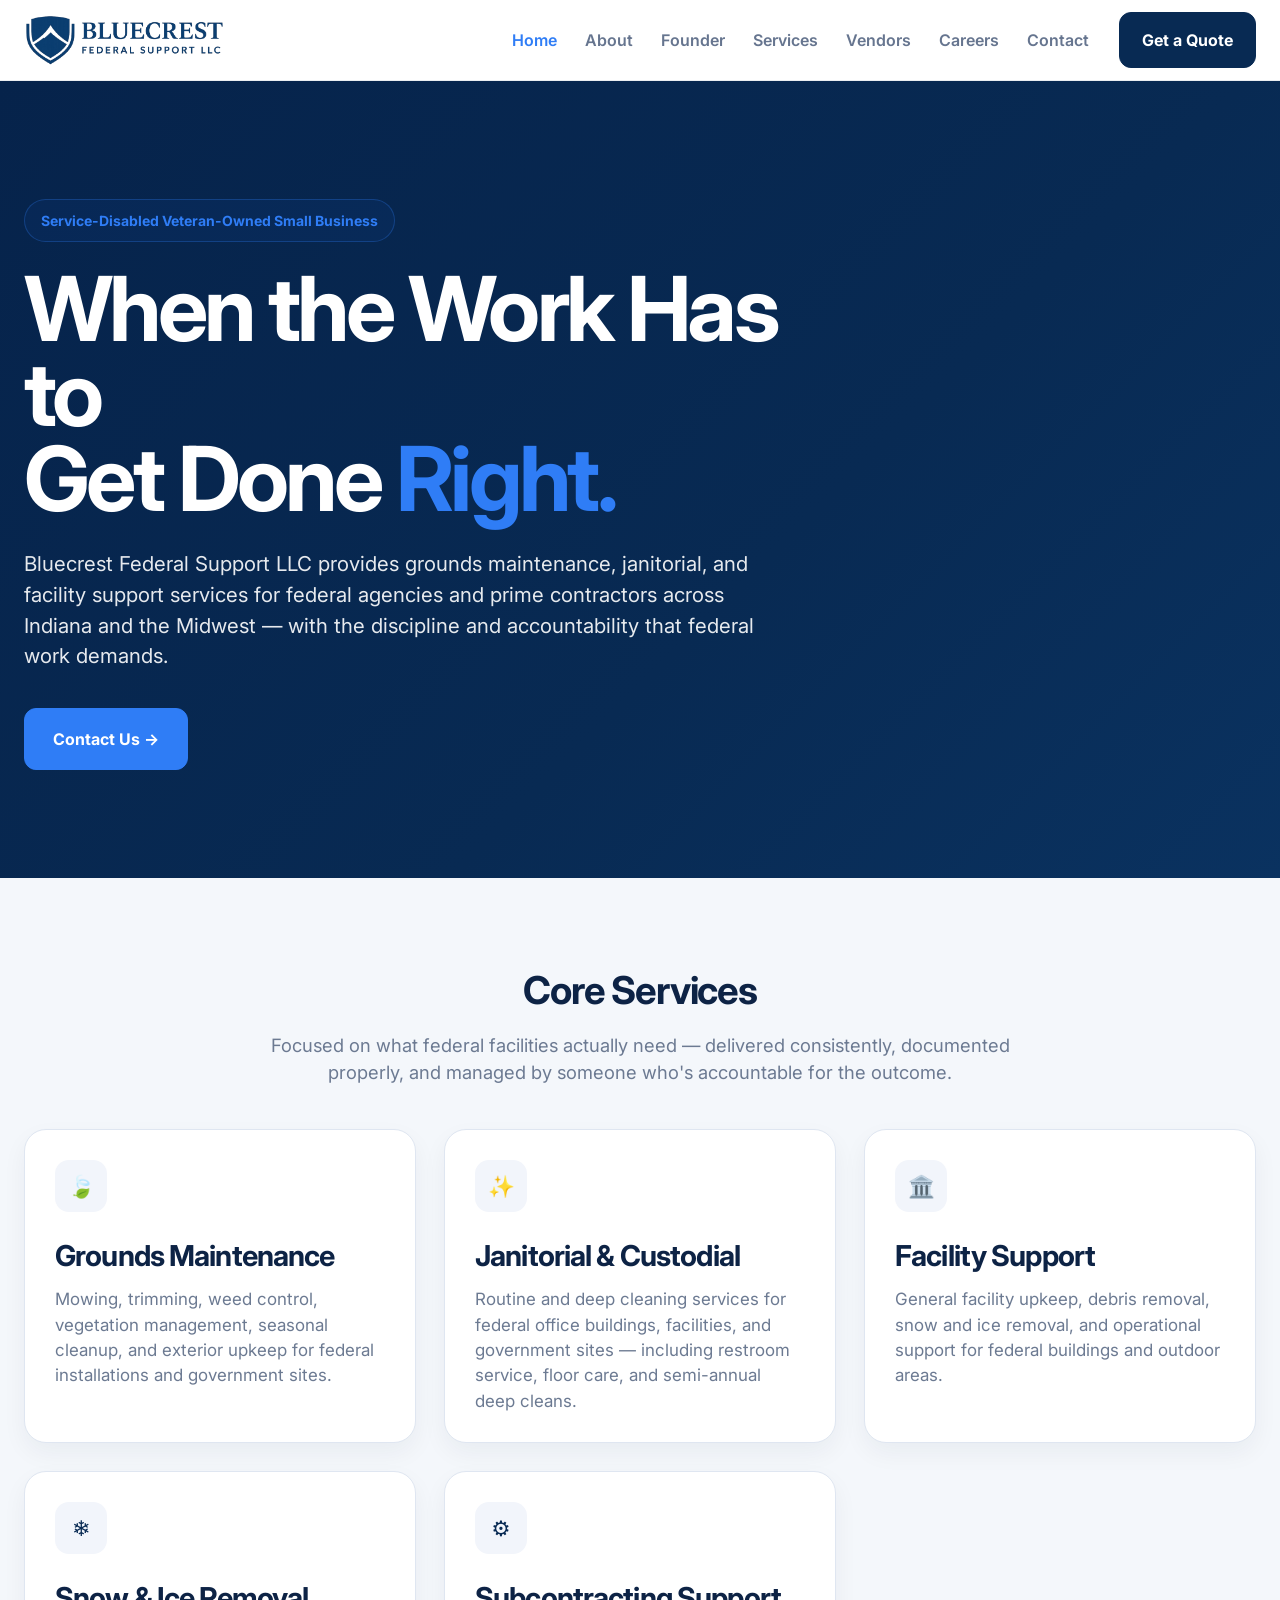
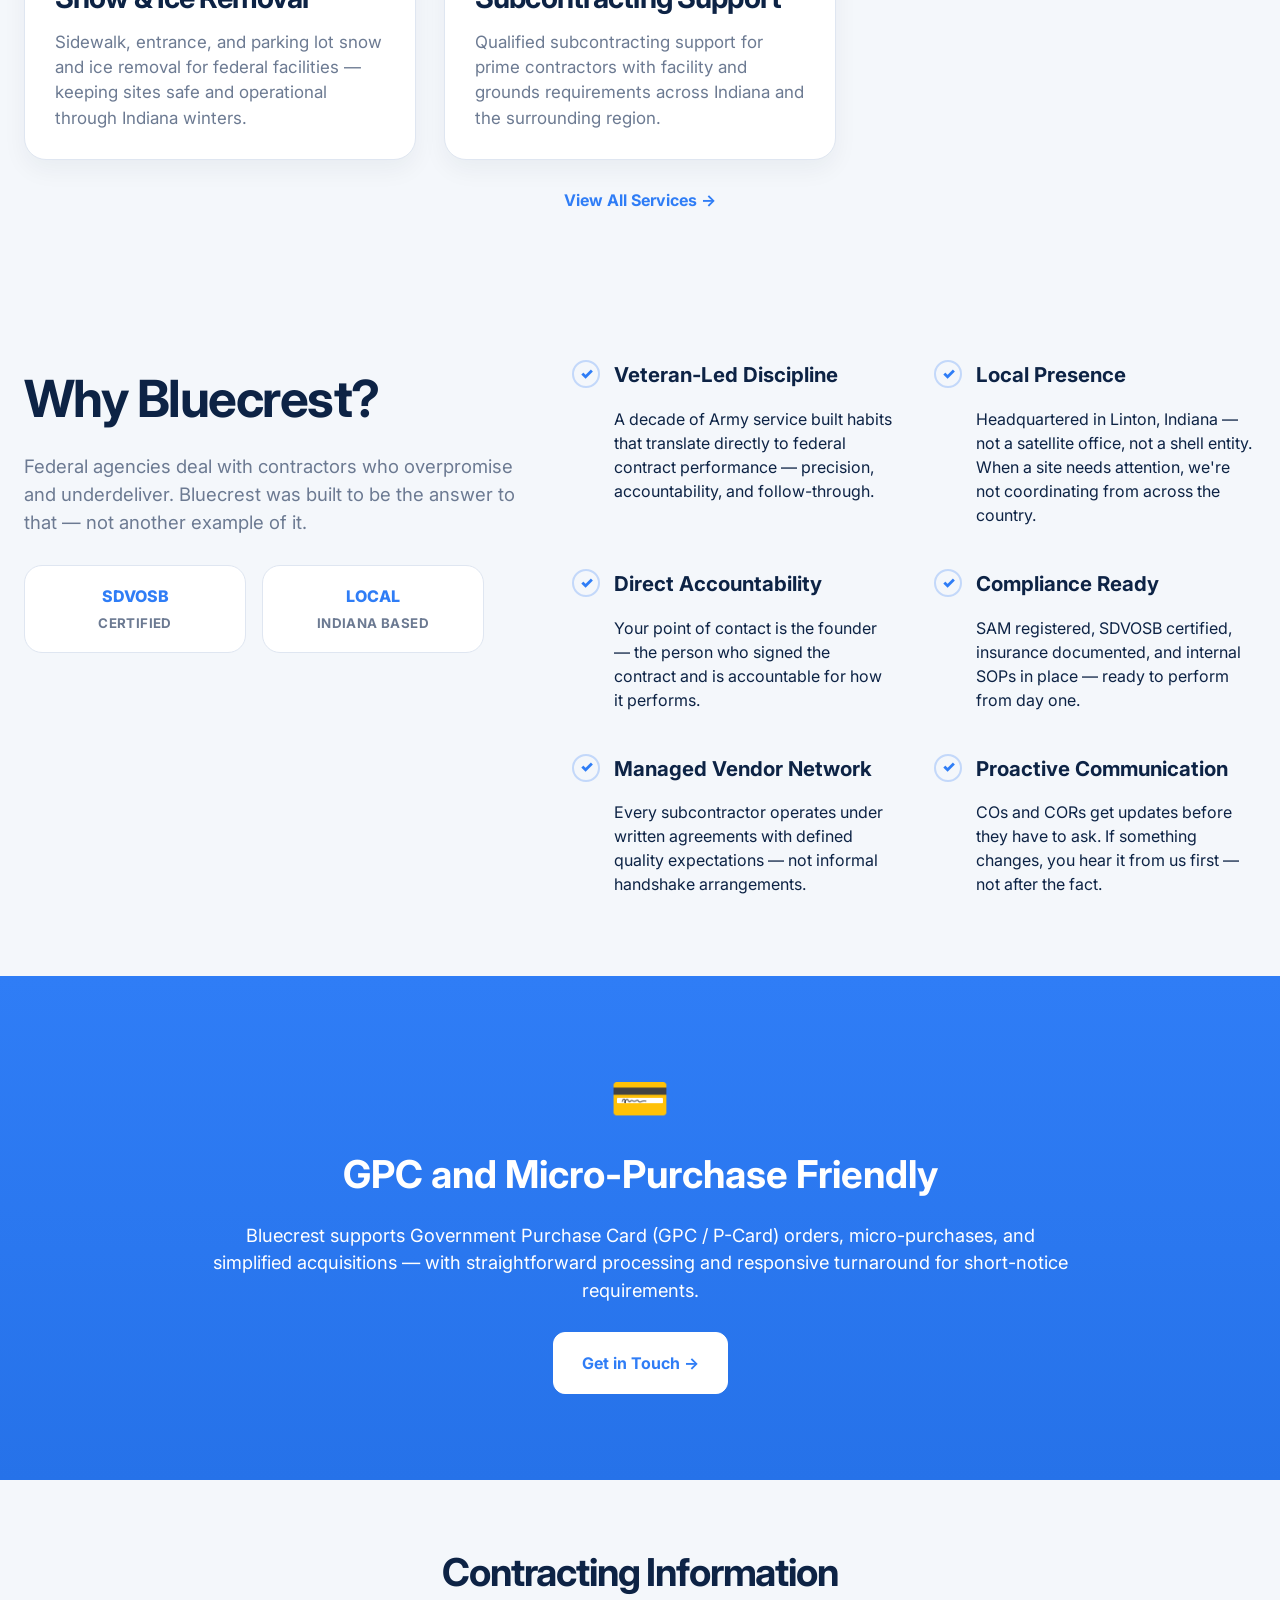
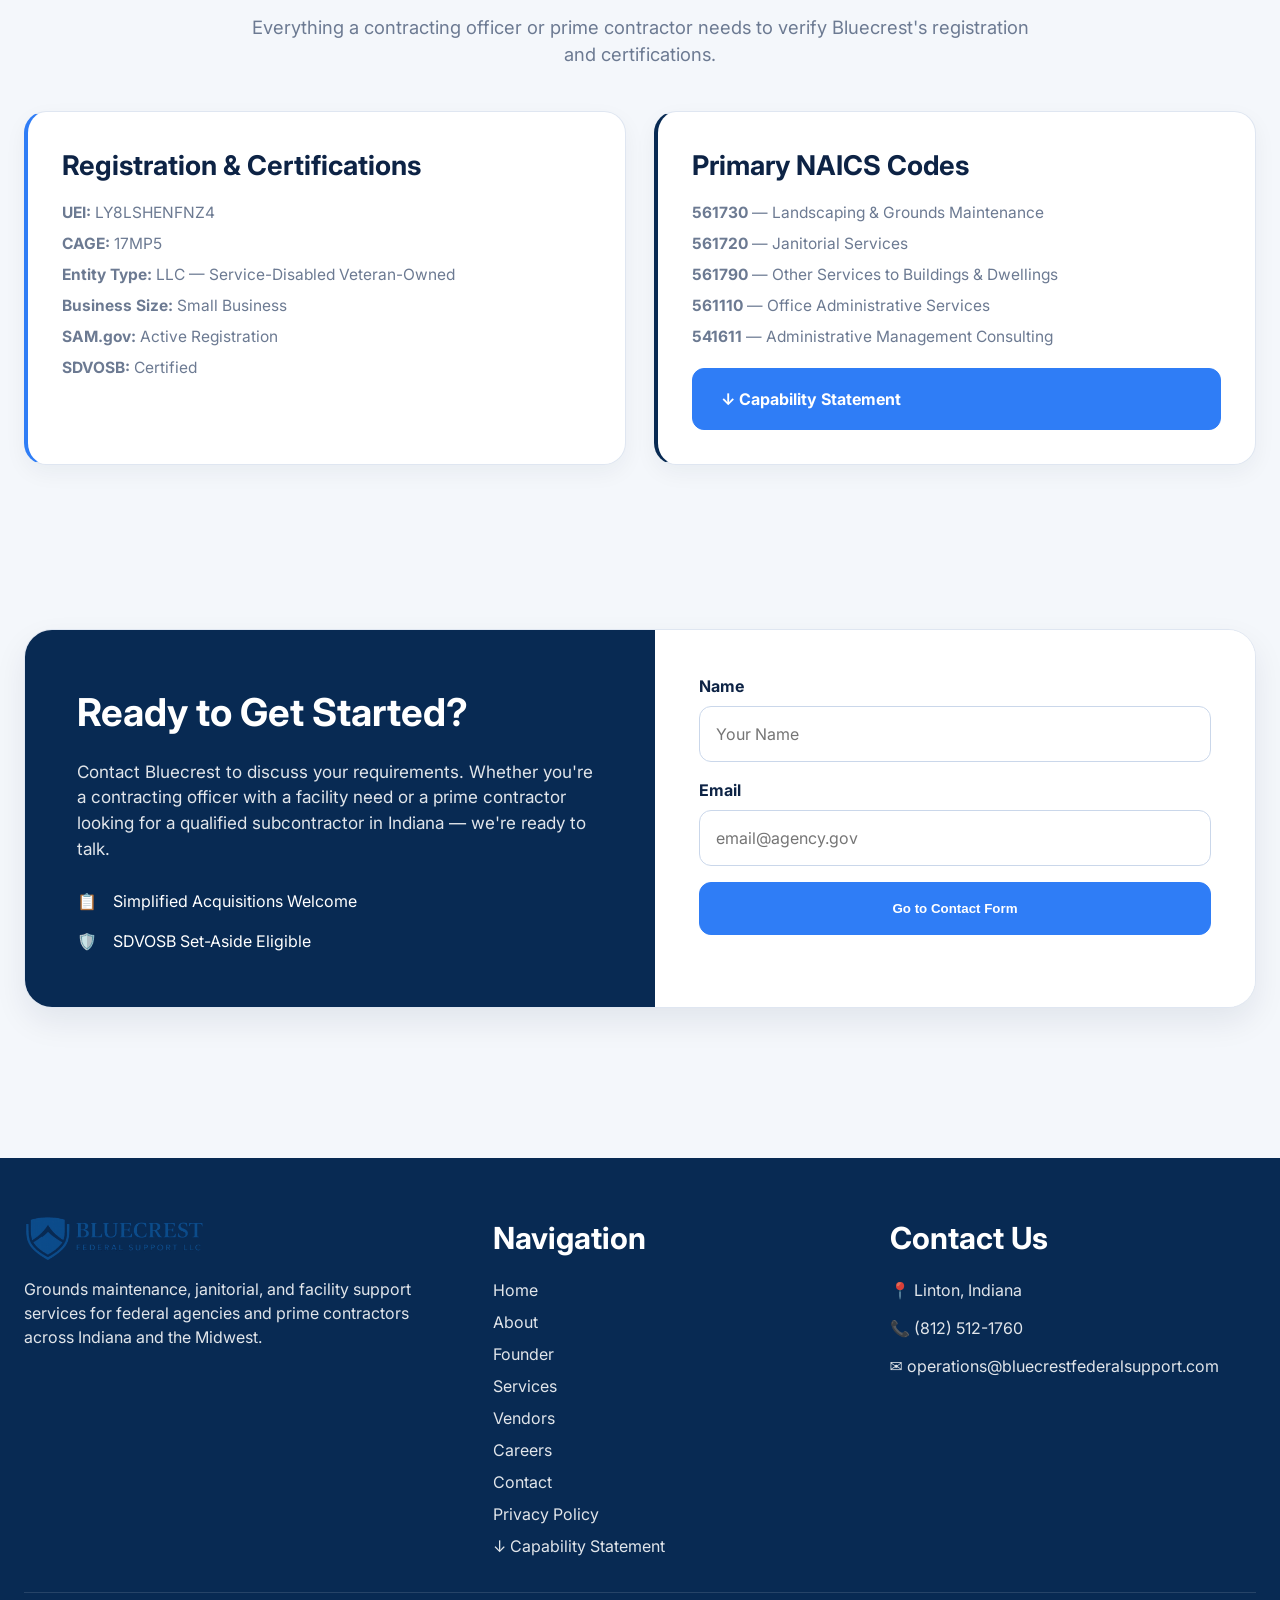
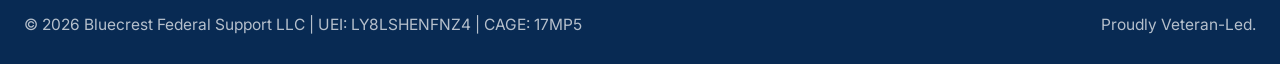
<file: index.html>
<!DOCTYPE html>
<html lang="en">
<head>
<meta charset="UTF-8">
<meta name="viewport" content="width=device-width, initial-scale=1.0">
<title>Bluecrest Federal Support LLC</title>
<meta name="description" content="Bluecrest Federal Support LLC is a Service-Disabled Veteran-Owned Small Business providing grounds maintenance, janitorial, and facility support services for federal agencies and prime contractors across Indiana and the Midwest.">
<link rel="preconnect" href="https://fonts.googleapis.com">
<link rel="preconnect" href="https://fonts.gstatic.com" crossorigin>
<link href="https://fonts.googleapis.com/css2?family=Inter:wght@400;500;600;700;800;900&display=swap" rel="stylesheet">
<link rel="stylesheet" href="styles.css?v=4">
<link rel="icon" type="image/png" href="favicon.png">
<meta name="author" content="Bluecrest Federal Support LLC">
<meta name="robots" content="index, follow">
</head>
<body>
<div class="page-shell">

<header class="site-header">
  <div class="container header-inner">
    <a class="brand" href="index.html"><img src="logo.png" alt="Bluecrest Federal Support LLC logo"></a>
    <div class="nav">
      <nav class="nav-links" id="site-nav">
        <a href="index.html" class="active">Home</a>
        <a href="about.html">About</a>
        <a href="founder.html">Founder</a>
        <a href="services.html">Services</a>
        <a href="vendors.html">Vendors</a>
        <a href="careers.html">Careers</a>
        <a href="contact.html">Contact</a>
      </nav>
      <a class="quote-btn" href="contact.html">Get a Quote</a>
      <button class="menu-btn" type="button" aria-label="Open menu" aria-expanded="false" aria-controls="site-nav"><span></span><span></span><span></span></button>
    </div>
  </div>
</header>

<main>

<!-- HERO -->
<section class="hero">
  <div class="container hero-grid">
    <div>
      <div class="small-badge">Service-Disabled Veteran-Owned Small Business</div>
      <h1>When the Work Has to<br>Get Done <span class="accent">Right.</span></h1>
      <p>Bluecrest Federal Support LLC provides grounds maintenance, janitorial, and facility support services for federal agencies and prime contractors across Indiana and the Midwest — with the discipline and accountability that federal work demands.</p>
      <a class="btn-primary" href="contact.html">Contact Us →</a>
    </div>
  </div>
</section>

<!-- SERVICES -->
<section class="section">
  <div class="container">
    <div class="section-head">
      <h2>Core Services</h2>
      <p>Focused on what federal facilities actually need — delivered consistently, documented properly, and managed by someone who's accountable for the outcome.</p>
    </div>

    <div class="card-grid">

      <div class="info-card">
        <div class="icon-box">🍃</div>
        <h3>Grounds Maintenance</h3>
        <p>Mowing, trimming, weed control, vegetation management, seasonal cleanup, and exterior upkeep for federal installations and government sites.</p>
      </div>

      <div class="info-card">
        <div class="icon-box">✨</div>
        <h3>Janitorial &amp; Custodial</h3>
        <p>Routine and deep cleaning services for federal office buildings, facilities, and government sites — including restroom service, floor care, and semi-annual deep cleans.</p>
      </div>

      <div class="info-card">
        <div class="icon-box">🏛️</div>
        <h3>Facility Support</h3>
        <p>General facility upkeep, debris removal, snow and ice removal, and operational support for federal buildings and outdoor areas.</p>
      </div>

      <div class="info-card">
        <div class="icon-box">❄️</div>
        <h3>Snow &amp; Ice Removal</h3>
        <p>Sidewalk, entrance, and parking lot snow and ice removal for federal facilities — keeping sites safe and operational through Indiana winters.</p>
      </div>

      <div class="info-card">
        <div class="icon-box">⚙️</div>
        <h3>Subcontracting Support</h3>
        <p>Qualified subcontracting support for prime contractors with facility and grounds requirements across Indiana and the surrounding region.</p>
      </div>

    </div>

    <div class="center-link">
      <a href="services.html">View All Services →</a>
    </div>
  </div>
</section>

<!-- WHY BLUECREST -->
<section class="section-tight">
  <div class="container why-grid">
    <div>
      <h2 style="font-size:3.2rem; margin:0 0 16px; letter-spacing:-.03em;">Why Bluecrest?</h2>
      <p style="font-size:1.16rem; color:var(--muted); margin:0 0 24px;">
        Federal agencies deal with contractors who overpromise and underdeliver. Bluecrest was built to be the answer to that — not another example of it.
      </p>
      <div class="stats">
        <div class="stat-box">SDVOSB<small>CERTIFIED</small></div>
        <div class="stat-box">LOCAL<small>INDIANA BASED</small></div>
      </div>
    </div>

    <div class="feature-grid">

      <div class="feature-item">
        <div class="check">✓</div>
        <div>
          <h4>Veteran-Led Discipline</h4>
          <p>A decade of Army service built habits that translate directly to federal contract performance — precision, accountability, and follow-through.</p>
        </div>
      </div>

      <div class="feature-item">
        <div class="check">✓</div>
        <div>
          <h4>Local Presence</h4>
          <p>Headquartered in Linton, Indiana — not a satellite office, not a shell entity. When a site needs attention, we're not coordinating from across the country.</p>
        </div>
      </div>

      <div class="feature-item">
        <div class="check">✓</div>
        <div>
          <h4>Direct Accountability</h4>
          <p>Your point of contact is the founder — the person who signed the contract and is accountable for how it performs.</p>
        </div>
      </div>

      <div class="feature-item">
        <div class="check">✓</div>
        <div>
          <h4>Compliance Ready</h4>
          <p>SAM registered, SDVOSB certified, insurance documented, and internal SOPs in place — ready to perform from day one.</p>
        </div>
      </div>

      <div class="feature-item">
        <div class="check">✓</div>
        <div>
          <h4>Managed Vendor Network</h4>
          <p>Every subcontractor operates under written agreements with defined quality expectations — not informal handshake arrangements.</p>
        </div>
      </div>

      <div class="feature-item">
        <div class="check">✓</div>
        <div>
          <h4>Proactive Communication</h4>
          <p>COs and CORs get updates before they have to ask. If something changes, you hear it from us first — not after the fact.</p>
        </div>
      </div>

    </div>
  </div>
</section>

<!-- GPC BANNER -->
<section class="blue-banner">
  <div class="container">
    <div style="font-size:3rem; margin-bottom:12px;">💳</div>
    <h2>GPC and Micro-Purchase Friendly</h2>
    <p>
      Bluecrest supports Government Purchase Card (GPC / P-Card) orders, micro-purchases, and simplified acquisitions — with straightforward processing and responsive turnaround for short-notice requirements.
    </p>
    <a class="btn-primary" href="contact.html">Get in Touch →</a>
  </div>
</section>

<!-- CONTRACTING INFO STRIP -->
<section class="section-tight">
  <div class="container">
    <div class="section-head">
      <h2>Contracting Information</h2>
      <p>Everything a contracting officer or prime contractor needs to verify Bluecrest's registration and certifications.</p>
    </div>
    <div class="info-panels">
      <div class="simple-card" style="border-left:4px solid var(--blue);">
        <h3>Registration &amp; Certifications</h3>
        <ul style="list-style:none; padding:0; margin:0; color:var(--muted); font-size:0.97rem; line-height:2;">
          <li><strong>UEI:</strong> LY8LSHENFNZ4</li>
          <li><strong>CAGE:</strong> 17MP5</li>
          <li><strong>Entity Type:</strong> LLC — Service-Disabled Veteran-Owned</li>
          <li><strong>Business Size:</strong> Small Business</li>
          <li><strong>SAM.gov:</strong> Active Registration</li>
          <li><strong>SDVOSB:</strong> Certified</li>
        </ul>
      </div>
      <div class="simple-card" style="border-left:4px solid var(--navy);">
        <h3>Primary NAICS Codes</h3>
        <ul style="list-style:none; padding:0; margin:0; color:var(--muted); font-size:0.97rem; line-height:2;">
          <li><strong>561730</strong> — Landscaping &amp; Grounds Maintenance</li>
          <li><strong>561720</strong> — Janitorial Services</li>
          <li><strong>561790</strong> — Other Services to Buildings &amp; Dwellings</li>
          <li><strong>561110</strong> — Office Administrative Services</li>
          <li><strong>541611</strong> — Administrative Management Consulting</li>
        </ul>
        <a class="btn-primary download-btn" href="Bluecrest_Federal_Support_Capability_Statement.pdf" style="margin-top:16px; display:inline-block;">↓ Capability Statement</a>
      </div>
    </div>
  </div>
</section>

<!-- CTA -->
<section class="section-tight">
  <div class="container surface contact-cta">
    <div class="cta-left">
      <h3>Ready to Get Started?</h3>
      <p>
        Contact Bluecrest to discuss your requirements. Whether you're a contracting officer with a facility need or a prime contractor looking for a qualified subcontractor in Indiana — we're ready to talk.
      </p>
      <div class="cta-points">
        <div class="point">
          <div>📋</div>
          <div>Simplified Acquisitions Welcome</div>
        </div>
        <div class="point">
          <div>🛡️</div>
          <div>SDVOSB Set-Aside Eligible</div>
        </div>
      </div>
    </div>
    <div class="cta-right">
      <form class="cta-mini-form" action="https://formsubmit.co/operations@bluecrestfederalsupport.com" method="POST">
        <input type="hidden" name="_subject" value="Bluecrest Website Contact Request">
        <input type="hidden" name="_next" value="https://bluecrestfederalsupport.com/form-success.html">
        <input type="hidden" name="_template" value="table">
        <input type="text" name="_honey" style="display:none">
        <div>
          <label for="mini-name">Name</label>
          <input class="input" id="mini-name" name="Name" placeholder="Your Name" required>
        </div>
        <div>
          <label for="mini-email">Email</label>
          <input class="input" id="mini-email" name="Email" type="email" placeholder="email@agency.gov" required>
        </div>
        <button class="btn-primary" type="submit">Go to Contact Form</button>
      </form>
    </div>
  </div>
</section>

</main>

<footer class="site-footer">
  <div class="container footer-top">
    <div class="footer-brand">
      <img src="logo.png" alt="Bluecrest Federal Support LLC logo">
      <p>Grounds maintenance, janitorial, and facility support services for federal agencies and prime contractors across Indiana and the Midwest.</p>
    </div>
    <div>
      <h3 class="footer-title">Navigation</h3>
      <div class="footer-links">
        <a href="index.html">Home</a>
        <a href="about.html">About</a>
        <a href="founder.html">Founder</a>
        <a href="services.html">Services</a>
        <a href="vendors.html">Vendors</a>
        <a href="careers.html">Careers</a>
        <a href="contact.html">Contact</a>
        <a href="privacy.html">Privacy Policy</a>
        <a href="Bluecrest_Federal_Support_Capability_Statement.pdf">↓ Capability Statement</a>
      </div>
    </div>
    <div>
      <h3 class="footer-title">Contact Us</h3>
      <ul class="footer-contact">
        <li>📍 Linton, Indiana</li>
        <li>📞 (812) 512-1760</li>
        <li>✉️ operations@bluecrestfederalsupport.com</li>
      </ul>
    </div>
  </div>
  <div class="container footer-bottom">
    <div>© <span data-year></span> Bluecrest Federal Support LLC | UEI: LY8LSHENFNZ4 | CAGE: 17MP5</div>
    <div>Proudly Veteran-Led.</div>
  </div>
</footer>

</div>
<script src="script.js?v=4"></script>
</body>
</html>
</file>
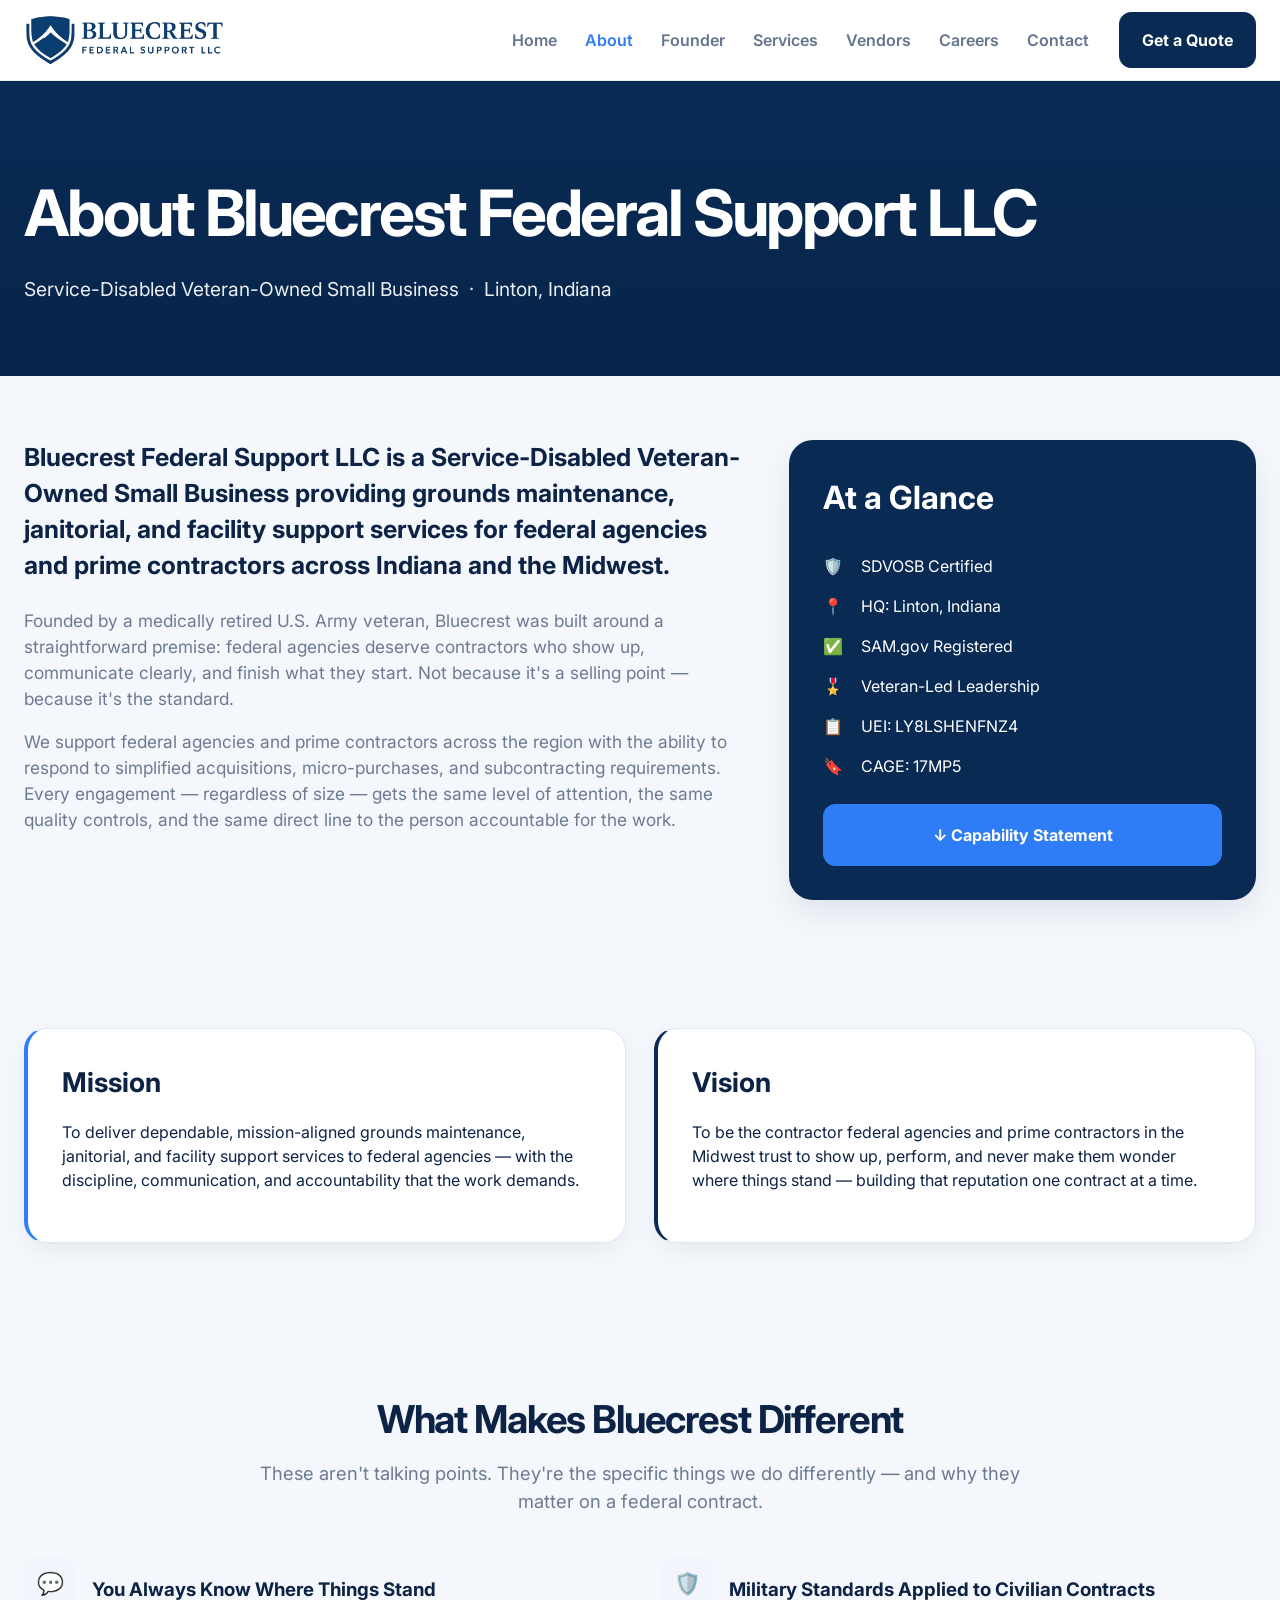
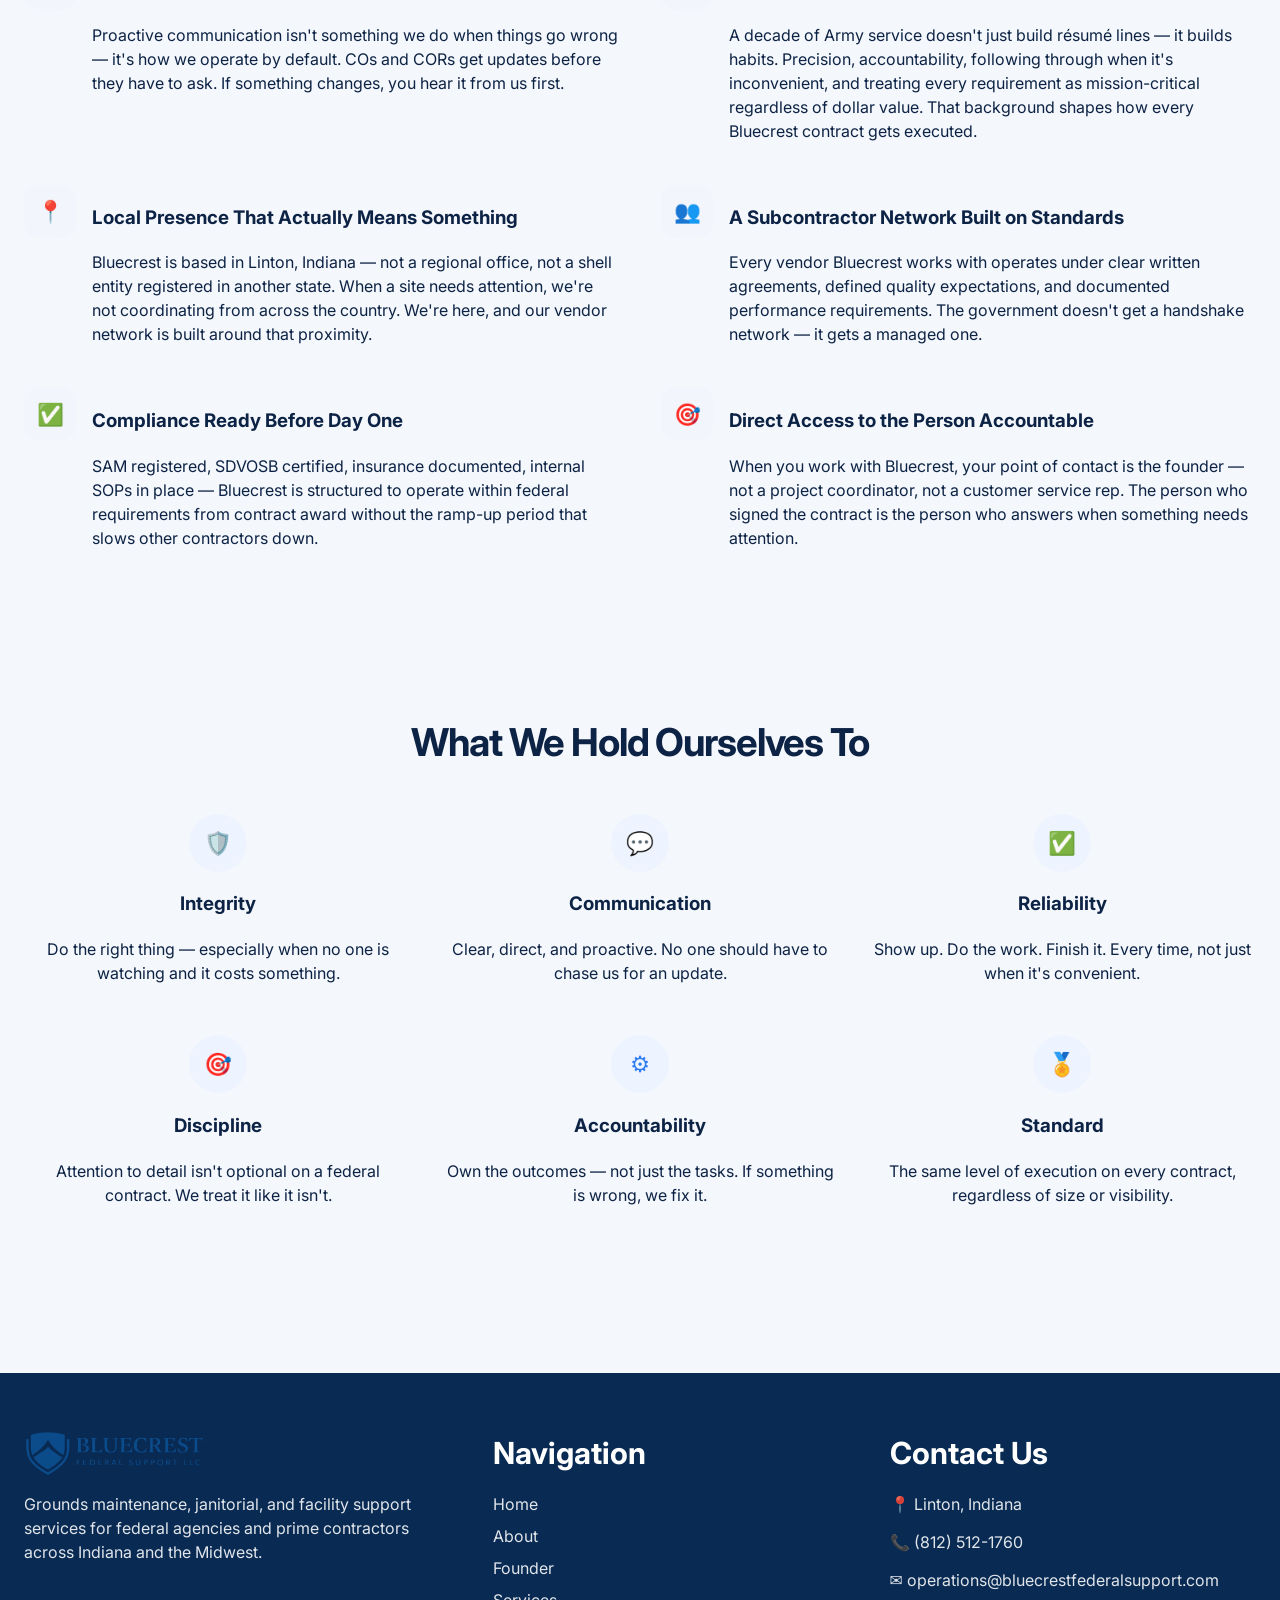
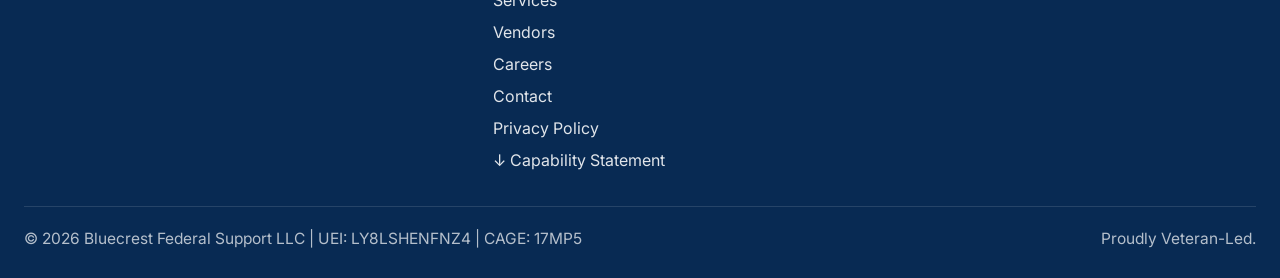
<file: about.html>
<!DOCTYPE html>
<html lang="en">
<head>
<meta charset="UTF-8">
<meta name="viewport" content="width=device-width, initial-scale=1.0">
<title>About | Bluecrest Federal Support LLC</title>
<meta name="description" content="Bluecrest Federal Support LLC is a Service-Disabled Veteran-Owned Small Business providing grounds maintenance, janitorial, and facility support services for federal agencies and prime contractors across Indiana and the Midwest.">
<link rel="preconnect" href="https://fonts.googleapis.com">
<link rel="preconnect" href="https://fonts.gstatic.com" crossorigin>
<link href="https://fonts.googleapis.com/css2?family=Inter:wght@400;500;600;700;800;900&display=swap" rel="stylesheet">
<link rel="stylesheet" href="styles.css?v=4">
<link rel="icon" type="image/png" href="favicon.png">
<meta name="author" content="Bluecrest Federal Support LLC">
<meta name="robots" content="index, follow">
</head>
<body>
<div class="page-shell">

<header class="site-header">
  <div class="container header-inner">
    <a class="brand" href="index.html"><img src="logo.png" alt="Bluecrest Federal Support LLC logo"></a>
    <div class="nav">
      <nav class="nav-links" id="site-nav">
        <a href="index.html">Home</a>
        <a href="about.html" class="active">About</a>
        <a href="founder.html">Founder</a>
        <a href="services.html">Services</a>
        <a href="vendors.html">Vendors</a>
        <a href="careers.html">Careers</a>
        <a href="contact.html">Contact</a>
      </nav>
      <a class="quote-btn" href="contact.html">Get a Quote</a>
      <button class="menu-btn" type="button" aria-label="Open menu" aria-expanded="false" aria-controls="site-nav"><span></span><span></span><span></span></button>
    </div>
  </div>
</header>

<main>

<!-- HERO -->
<section class="page-hero">
  <div class="container">
    <h1>About Bluecrest Federal Support LLC</h1>
    <p>Service-Disabled Veteran-Owned Small Business &nbsp;·&nbsp; Linton, Indiana</p>
  </div>
</section>

<!-- INTRO + SIDEBAR -->
<section class="section-tight">
  <div class="container two-col">
    <div>
      <p style="font-size:1.55rem; font-weight:700; line-height:1.45; margin-top:0;">
        Bluecrest Federal Support LLC is a Service-Disabled Veteran-Owned Small Business providing grounds maintenance, janitorial, and facility support services for federal agencies and prime contractors across Indiana and the Midwest.
      </p>
      <p style="font-size:1.08rem; color:var(--muted);">
        Founded by a medically retired U.S. Army veteran, Bluecrest was built around a straightforward premise: federal agencies deserve contractors who show up, communicate clearly, and finish what they start. Not because it's a selling point — because it's the standard.
      </p>
      <p style="font-size:1.08rem; color:var(--muted);">
        We support federal agencies and prime contractors across the region with the ability to respond to simplified acquisitions, micro-purchases, and subcontracting requirements. Every engagement — regardless of size — gets the same level of attention, the same quality controls, and the same direct line to the person accountable for the work.
      </p>
    </div>
    <aside class="sidebar-card">
      <h3>At a Glance</h3>
      <ul>
        <li><span>🛡️</span><span>SDVOSB Certified</span></li>
        <li><span>📍</span><span>HQ: Linton, Indiana</span></li>
        <li><span>✅</span><span>SAM.gov Registered</span></li>
        <li><span>🎖️</span><span>Veteran-Led Leadership</span></li>
        <li><span>📋</span><span>UEI: LY8LSHENFNZ4</span></li>
        <li><span>🔖</span><span>CAGE: 17MP5</span></li>
      </ul>
      <a class="btn-primary download-btn" href="Bluecrest_Federal_Support_Capability_Statement.pdf">↓ Capability Statement</a>
    </aside>
  </div>
</section>

<!-- MISSION + VISION -->
<section class="section-tight">
  <div class="container info-panels">
    <div class="simple-card" style="border-left:4px solid var(--blue);">
      <h3>Mission</h3>
      <p>To deliver dependable, mission-aligned grounds maintenance, janitorial, and facility support services to federal agencies — with the discipline, communication, and accountability that the work demands.</p>
    </div>
    <div class="simple-card" style="border-left:4px solid var(--navy);">
      <h3>Vision</h3>
      <p>To be the contractor federal agencies and prime contractors in the Midwest trust to show up, perform, and never make them wonder where things stand — building that reputation one contract at a time.</p>
    </div>
  </div>
</section>

<!-- WHAT MAKES BLUECREST DIFFERENT -->
<section class="section">
  <div class="container">
    <div class="section-head">
      <h2>What Makes Bluecrest Different</h2>
      <p>These aren't talking points. They're the specific things we do differently — and why they matter on a federal contract.</p>
    </div>
    <div class="feature-stack">

      <div class="feature-block">
        <div class="icon-box">💬</div>
        <div>
          <h3>You Always Know Where Things Stand</h3>
          <p>Proactive communication isn't something we do when things go wrong — it's how we operate by default. COs and CORs get updates before they have to ask. If something changes, you hear it from us first.</p>
        </div>
      </div>

      <div class="feature-block">
        <div class="icon-box">🛡️</div>
        <div>
          <h3>Military Standards Applied to Civilian Contracts</h3>
          <p>A decade of Army service doesn't just build résumé lines — it builds habits. Precision, accountability, following through when it's inconvenient, and treating every requirement as mission-critical regardless of dollar value. That background shapes how every Bluecrest contract gets executed.</p>
        </div>
      </div>

      <div class="feature-block">
        <div class="icon-box">📍</div>
        <div>
          <h3>Local Presence That Actually Means Something</h3>
          <p>Bluecrest is based in Linton, Indiana — not a regional office, not a shell entity registered in another state. When a site needs attention, we're not coordinating from across the country. We're here, and our vendor network is built around that proximity.</p>
        </div>
      </div>

      <div class="feature-block">
        <div class="icon-box">👥</div>
        <div>
          <h3>A Subcontractor Network Built on Standards</h3>
          <p>Every vendor Bluecrest works with operates under clear written agreements, defined quality expectations, and documented performance requirements. The government doesn't get a handshake network — it gets a managed one.</p>
        </div>
      </div>

      <div class="feature-block">
        <div class="icon-box">✅</div>
        <div>
          <h3>Compliance Ready Before Day One</h3>
          <p>SAM registered, SDVOSB certified, insurance documented, internal SOPs in place — Bluecrest is structured to operate within federal requirements from contract award without the ramp-up period that slows other contractors down.</p>
        </div>
      </div>

      <div class="feature-block">
        <div class="icon-box">🎯</div>
        <div>
          <h3>Direct Access to the Person Accountable</h3>
          <p>When you work with Bluecrest, your point of contact is the founder — not a project coordinator, not a customer service rep. The person who signed the contract is the person who answers when something needs attention.</p>
        </div>
      </div>

    </div>
  </div>
</section>

<!-- CORE VALUES -->
<section class="section-tight">
  <div class="container">
    <div class="section-head"><h2>What We Hold Ourselves To</h2></div>
    <div class="core-grid">
      <div><div class="value-icon">🛡️</div><h3>Integrity</h3><p>Do the right thing — especially when no one is watching and it costs something.</p></div>
      <div><div class="value-icon">💬</div><h3>Communication</h3><p>Clear, direct, and proactive. No one should have to chase us for an update.</p></div>
      <div><div class="value-icon">✅</div><h3>Reliability</h3><p>Show up. Do the work. Finish it. Every time, not just when it's convenient.</p></div>
      <div><div class="value-icon">🎯</div><h3>Discipline</h3><p>Attention to detail isn't optional on a federal contract. We treat it like it isn't.</p></div>
      <div><div class="value-icon">⚙️</div><h3>Accountability</h3><p>Own the outcomes — not just the tasks. If something is wrong, we fix it.</p></div>
      <div><div class="value-icon">🏅</div><h3>Standard</h3><p>The same level of execution on every contract, regardless of size or visibility.</p></div>
    </div>
  </div>
</section>

</main>

<footer class="site-footer">
  <div class="container footer-top">
    <div class="footer-brand">
      <img src="logo.png" alt="Bluecrest Federal Support LLC logo">
      <p>Grounds maintenance, janitorial, and facility support services for federal agencies and prime contractors across Indiana and the Midwest.</p>
    </div>
    <div>
      <h3 class="footer-title">Navigation</h3>
      <div class="footer-links">
        <a href="index.html">Home</a>
        <a href="about.html">About</a>
        <a href="founder.html">Founder</a>
        <a href="services.html">Services</a>
        <a href="vendors.html">Vendors</a>
        <a href="careers.html">Careers</a>
        <a href="contact.html">Contact</a>
        <a href="privacy.html">Privacy Policy</a>
        <a href="Bluecrest_Federal_Support_Capability_Statement.pdf">↓ Capability Statement</a>
      </div>
    </div>
    <div>
      <h3 class="footer-title">Contact Us</h3>
      <ul class="footer-contact">
        <li>📍 Linton, Indiana</li>
        <li>📞 (812) 512-1760</li>
        <li>✉️ operations@bluecrestfederalsupport.com</li>
      </ul>
    </div>
  </div>
  <div class="container footer-bottom">
    <div>© <span data-year></span> Bluecrest Federal Support LLC | UEI: LY8LSHENFNZ4 | CAGE: 17MP5</div>
    <div>Proudly Veteran-Led.</div>
  </div>
</footer>

</div>
<script src="script.js?v=4"></script>
</body>
</html>
</file>
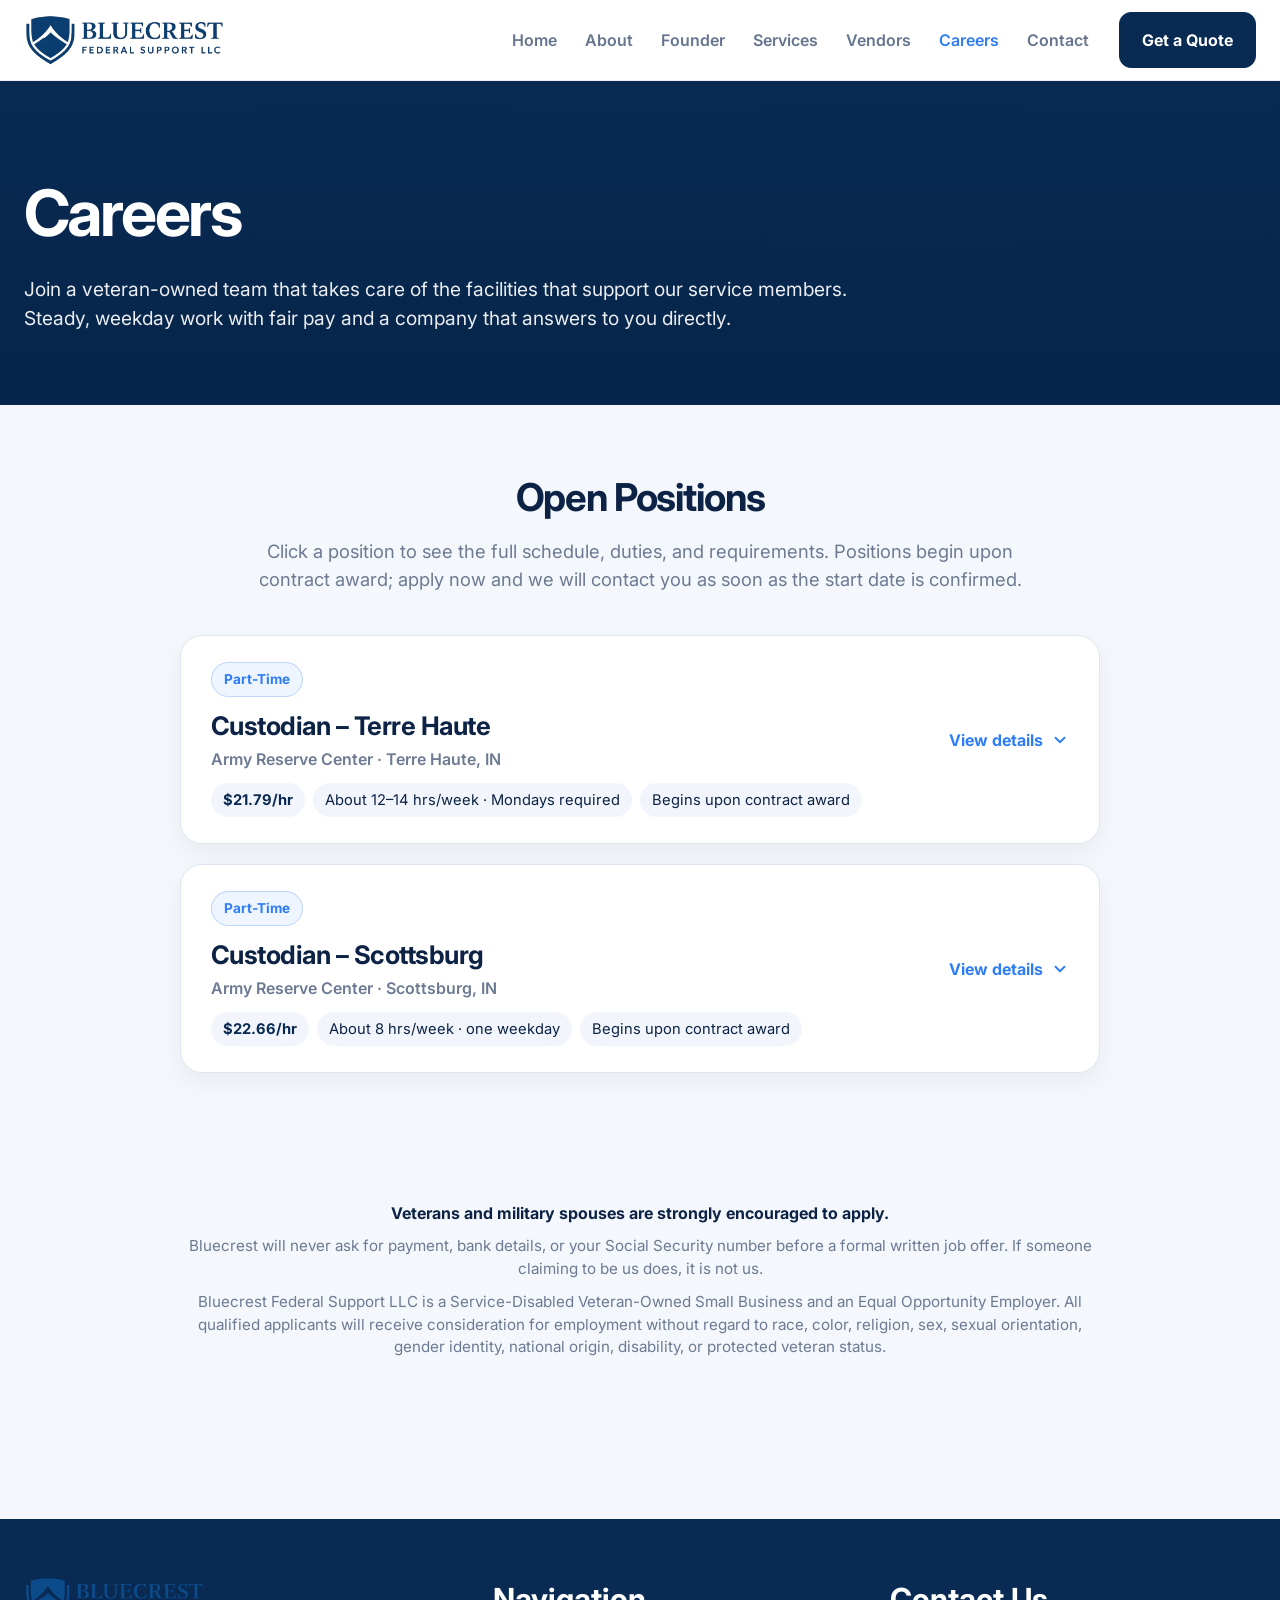
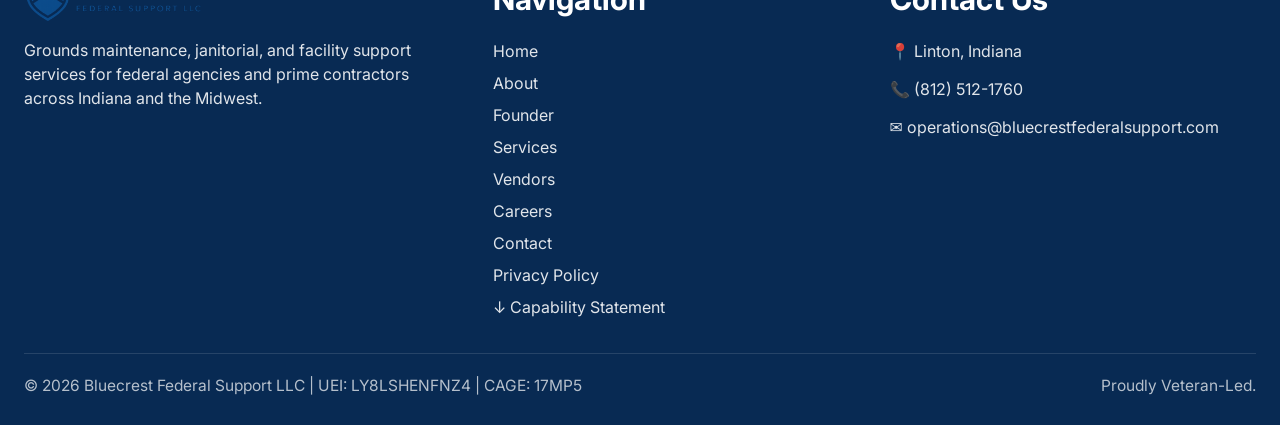
<file: careers.html>
<!DOCTYPE html>
<html lang="en">
<head>
<meta charset="UTF-8">
<meta name="viewport" content="width=device-width, initial-scale=1.0">
<title>Careers | Bluecrest Federal Support LLC</title>
<meta name="description" content="Open positions at Bluecrest Federal Support LLC, a Service-Disabled Veteran-Owned Small Business in Linton, Indiana.">
<link rel="preconnect" href="https://fonts.googleapis.com">
<link rel="preconnect" href="https://fonts.gstatic.com" crossorigin>
<link href="https://fonts.googleapis.com/css2?family=Inter:wght@400;500;600;700;800;900&display=swap" rel="stylesheet">
<link rel="stylesheet" href="styles.css?v=4">
<link rel="icon" type="image/png" href="favicon.png">
<meta name="author" content="Bluecrest Federal Support LLC">
<meta name="robots" content="index, follow">
</head>
<body>
<div class="page-shell">
<header class="site-header">
  <div class="container header-inner">
    <a class="brand" href="index.html"><img src="logo.png" alt="Bluecrest Federal Support LLC logo"></a>
    <div class="nav">
      <nav class="nav-links" id="site-nav">
        <a href="index.html">Home</a>
        <a href="about.html">About</a>
        <a href="founder.html">Founder</a>
        <a href="services.html">Services</a>
        <a href="vendors.html">Vendors</a>
        <a href="careers.html" class="active">Careers</a>
        <a href="contact.html">Contact</a>
      </nav>
      <a class="quote-btn" href="contact.html">Get a Quote</a>
      <button class="menu-btn" type="button" aria-label="Open menu" aria-expanded="false" aria-controls="site-nav"><span></span><span></span><span></span></button>
    </div>
  </div>
</header>
<main>
<section class="page-hero">
  <div class="container">
    <h1>Careers</h1>
    <p>Join a veteran-owned team that takes care of the facilities that support our service members. Steady, weekday work with fair pay and a company that answers to you directly.</p>
  </div>
</section>

<section class="section-tight">
  <div class="container">
    <div class="section-head">
      <h2>Open Positions</h2>
      <p>Click a position to see the full schedule, duties, and requirements. Positions begin upon contract award; apply now and we will contact you as soon as the start date is confirmed.</p>
    </div>

    <div class="job-list-wrap">
      <details class="job-card">
        <summary>
          <div class="job-sum-main">
            <span class="job-tag">Part-Time</span>
            <h3>Custodian &ndash; Terre Haute</h3>
            <p class="job-loc">Army Reserve Center &middot; Terre Haute, IN</p>
            <ul class="job-meta">
              <li><strong>$21.79/hr</strong></li>
              <li>About 12&ndash;14 hrs/week &middot; Mondays required</li>
              <li>Begins upon contract award</li>
            </ul>
          </div>
          <span class="job-toggle" aria-hidden="true"><span class="when-closed">View details</span><span class="when-open">Hide details</span><svg width="18" height="18" viewBox="0 0 24 24" fill="none" stroke="currentColor" stroke-width="2.5" stroke-linecap="round" stroke-linejoin="round"><path d="M6 9l6 6 6-6"/></svg></span>
        </summary>
        <div class="job-body">
          <div class="job-pay"><strong>$21.79/hr</strong><span>$16.37 base wage + $5.42/hr health &amp; welfare, paid in cash on every check. Paid holidays, paid vacation, and paid sick leave.</span></div>

          <div class="job-section">
            <h4>Schedule</h4>
            <ul class="job-list"><li><strong>Every Monday is required.</strong> Restrooms, trash, and carpeted offices must be done on Mondays. If a Monday is a federal holiday, that work moves to Tuesday.</li><li>One more weekday (often a half day) for hard floors and monthly tasks.</li><li>Daytime hours only, 7:30 AM &ndash; 4:00 PM. About 12&ndash;14 hours a week total.</li></ul>
          </div>

          <div class="job-section">
            <h4>Regular duties (every week)</h4>
            <ul class="job-list"><li>Clean, disinfect, and restock restrooms and showers</li><li>Empty trash and recycling throughout the building</li><li>Vacuum carpeted offices and classrooms</li><li>Sweep and damp-mop vinyl, tile, and concrete floors</li><li>Clean drinking fountains and utility sinks</li><li>Clean entrance mats and pick up litter within 25 feet of entrances</li></ul>
          </div>

          <div class="job-cols">
            <div class="job-section">
              <h4>Monthly</h4>
              <ul class="job-list"><li>Dust furniture, ledges, and fixtures (low dusting)</li><li>Clean interior glass and door windows</li><li>Sweep and mop storage and lower-traffic rooms</li></ul>
            </div>
            <div class="job-section">
              <h4>Twice a year (spring and fall)</h4>
              <ul class="job-list"><li>Spray buff hard floors</li><li>High dusting (vents, lights, high ledges)</li></ul>
            </div>
            <div class="job-section">
              <h4>Once a year</h4>
              <ul class="job-list"><li>Strip and re-wax hard floors</li><li>Shampoo / extract carpets</li><li>Deep clean restroom tile and grout</li><li>Wash interior and exterior windows</li></ul>
            </div>
          </div>
          <p class="small-note">Deep-cleaning jobs are scheduled ahead of time with the facility and may occasionally run early, late, or on a Saturday. Floor machines, supplies, and training are provided.</p>

          <div class="job-section">
            <h4>Requirements</h4>
            <ul class="job-list"><li><strong>Available every Monday</strong> (see Schedule)</li><li>Pass an Army background check for access to the Reserve Center</li><li>Eligible to work in the U.S. (we use E-Verify)</li><li>Complete required Army security awareness training (provided by Bluecrest)</li><li>Reliable transportation to the site</li><li>Able to stand, walk, bend, and push a vacuum or mop for several hours</li><li>Dependable and detail-oriented; cleaning experience is a plus, not required</li></ul>
          </div>

          <div class="job-section job-howto">
            <h4>How to apply</h4>
            <p>Email <a class="text-link" href="mailto:jobs@bluecrestfederalsupport.com?subject=Custodian%20-%20Terre%20Haute">jobs@<wbr>bluecrestfederalsupport.com</a> with <strong>&ldquo;Custodian &ndash; Terre Haute&rdquo;</strong> in the subject line and include:</p>
            <ul class="job-list">
              <li>Your name and phone number</li>
              <li>The town you live in</li>
              <li>Which weekdays you are available</li>
              <li>Any cleaning or custodial experience (a resume is welcome but not required)</li>
            </ul>
          </div>

          <a class="btn-primary job-apply" href="mailto:jobs@bluecrestfederalsupport.com?subject=Custodian%20-%20Terre%20Haute">Apply for Terre Haute</a>
        </div>
      </details>

      <details class="job-card">
        <summary>
          <div class="job-sum-main">
            <span class="job-tag">Part-Time</span>
            <h3>Custodian &ndash; Scottsburg</h3>
            <p class="job-loc">Army Reserve Center &middot; Scottsburg, IN</p>
            <ul class="job-meta">
              <li><strong>$22.66/hr</strong></li>
              <li>About 8 hrs/week &middot; one weekday</li>
              <li>Begins upon contract award</li>
            </ul>
          </div>
          <span class="job-toggle" aria-hidden="true"><span class="when-closed">View details</span><span class="when-open">Hide details</span><svg width="18" height="18" viewBox="0 0 24 24" fill="none" stroke="currentColor" stroke-width="2.5" stroke-linecap="round" stroke-linejoin="round"><path d="M6 9l6 6 6-6"/></svg></span>
        </summary>
        <div class="job-body">
          <div class="job-pay"><strong>$22.66/hr</strong><span>$17.24 base wage + $5.42/hr health &amp; welfare, paid in cash on every check. Paid holidays, paid vacation, and paid sick leave.</span></div>

          <div class="job-section">
            <h4>Schedule</h4>
            <ul class="job-list"><li>One weekday a week, usually a full day. You and your supervisor pick the day.</li><li>Daytime hours only, 7:30 AM &ndash; 4:00 PM. About 8 hours a week, plus a couple of extra hours once a month.</li></ul>
          </div>

          <div class="job-section">
            <h4>Regular duties (every week)</h4>
            <ul class="job-list"><li>Clean, disinfect, and restock restrooms and showers</li><li>Empty trash and recycling throughout the building</li><li>Sweep and damp-mop tile, stone, and concrete floors</li><li>Clean drinking fountains and utility sinks</li><li>Clean entrance mats and pick up litter within 25 feet of entrances</li></ul>
          </div>

          <div class="job-cols">
            <div class="job-section">
              <h4>Monthly</h4>
              <ul class="job-list"><li>Dust furniture, ledges, and fixtures (low dusting)</li><li>Clean interior glass and door windows</li><li>Vacuum the carpeted room and mop lower-traffic areas</li></ul>
            </div>
            <div class="job-section">
              <h4>Twice a year (spring and fall)</h4>
              <ul class="job-list"><li>Spray buff hard floors</li><li>High dusting (vents, lights, high ledges)</li></ul>
            </div>
            <div class="job-section">
              <h4>Once a year</h4>
              <ul class="job-list"><li>Strip and re-wax hard floors</li><li>Shampoo / extract carpet</li><li>Deep clean restroom tile and grout</li><li>Wash interior and exterior windows</li></ul>
            </div>
          </div>
          <p class="small-note">Deep-cleaning jobs are scheduled ahead of time with the facility and may occasionally run early, late, or on a Saturday. Floor machines, supplies, and training are provided.</p>

          <div class="job-section">
            <h4>Requirements</h4>
            <ul class="job-list"><li>Pass an Army background check for access to the Reserve Center</li><li>Eligible to work in the U.S. (we use E-Verify)</li><li>Complete required Army security awareness training (provided by Bluecrest)</li><li>Reliable transportation to the site</li><li>Able to stand, walk, bend, and push a vacuum or mop for several hours</li><li>Dependable and detail-oriented; cleaning experience is a plus, not required</li></ul>
          </div>

          <div class="job-section job-howto">
            <h4>How to apply</h4>
            <p>Email <a class="text-link" href="mailto:jobs@bluecrestfederalsupport.com?subject=Custodian%20-%20Scottsburg">jobs@<wbr>bluecrestfederalsupport.com</a> with <strong>&ldquo;Custodian &ndash; Scottsburg&rdquo;</strong> in the subject line and include:</p>
            <ul class="job-list">
              <li>Your name and phone number</li>
              <li>The town you live in</li>
              <li>Which weekdays you are available</li>
              <li>Any cleaning or custodial experience (a resume is welcome but not required)</li>
            </ul>
          </div>

          <a class="btn-primary job-apply" href="mailto:jobs@bluecrestfederalsupport.com?subject=Custodian%20-%20Scottsburg">Apply for Scottsburg</a>
        </div>
      </details>
    </div>
  </div>
</section>

<section class="section-tight">
  <div class="container careers-notes">
    <p><strong>Veterans and military spouses are strongly encouraged to apply.</strong></p>
    <p class="small-note">Bluecrest will never ask for payment, bank details, or your Social Security number before a formal written job offer. If someone claiming to be us does, it is not us.</p>
    <p class="small-note">Bluecrest Federal Support LLC is a Service-Disabled Veteran-Owned Small Business and an Equal Opportunity Employer. All qualified applicants will receive consideration for employment without regard to race, color, religion, sex, sexual orientation, gender identity, national origin, disability, or protected veteran status.</p>
  </div>
</section>
</main>
<footer class="site-footer">
  <div class="container footer-top">
    <div class="footer-brand">
      <img src="logo.png" alt="Bluecrest Federal Support LLC logo">
      <p>Grounds maintenance, janitorial, and facility support services for federal agencies and prime contractors across Indiana and the Midwest.</p>
    </div>
    <div>
      <h3 class="footer-title">Navigation</h3>
      <div class="footer-links">
        <a href="index.html">Home</a>
        <a href="about.html">About</a>
        <a href="founder.html">Founder</a>
        <a href="services.html">Services</a>
        <a href="vendors.html">Vendors</a>
        <a href="careers.html">Careers</a>
        <a href="contact.html">Contact</a>
        <a href="privacy.html">Privacy Policy</a>
        <a href="Bluecrest_Federal_Support_Capability_Statement.pdf">↓ Capability Statement</a>
      </div>
    </div>
    <div>
      <h3 class="footer-title">Contact Us</h3>
      <ul class="footer-contact">
        <li>📍 Linton, Indiana</li>
        <li>📞 (812) 512-1760</li>
        <li>✉️ operations@bluecrestfederalsupport.com</li>
      </ul>
    </div>
  </div>
  <div class="container footer-bottom">
    <div>© <span data-year></span> Bluecrest Federal Support LLC | UEI: LY8LSHENFNZ4 | CAGE: 17MP5</div>
    <div>Proudly Veteran-Led.</div>
  </div>
</footer>
</div>
<script src="script.js?v=4"></script>
</body>
</html>
</file>
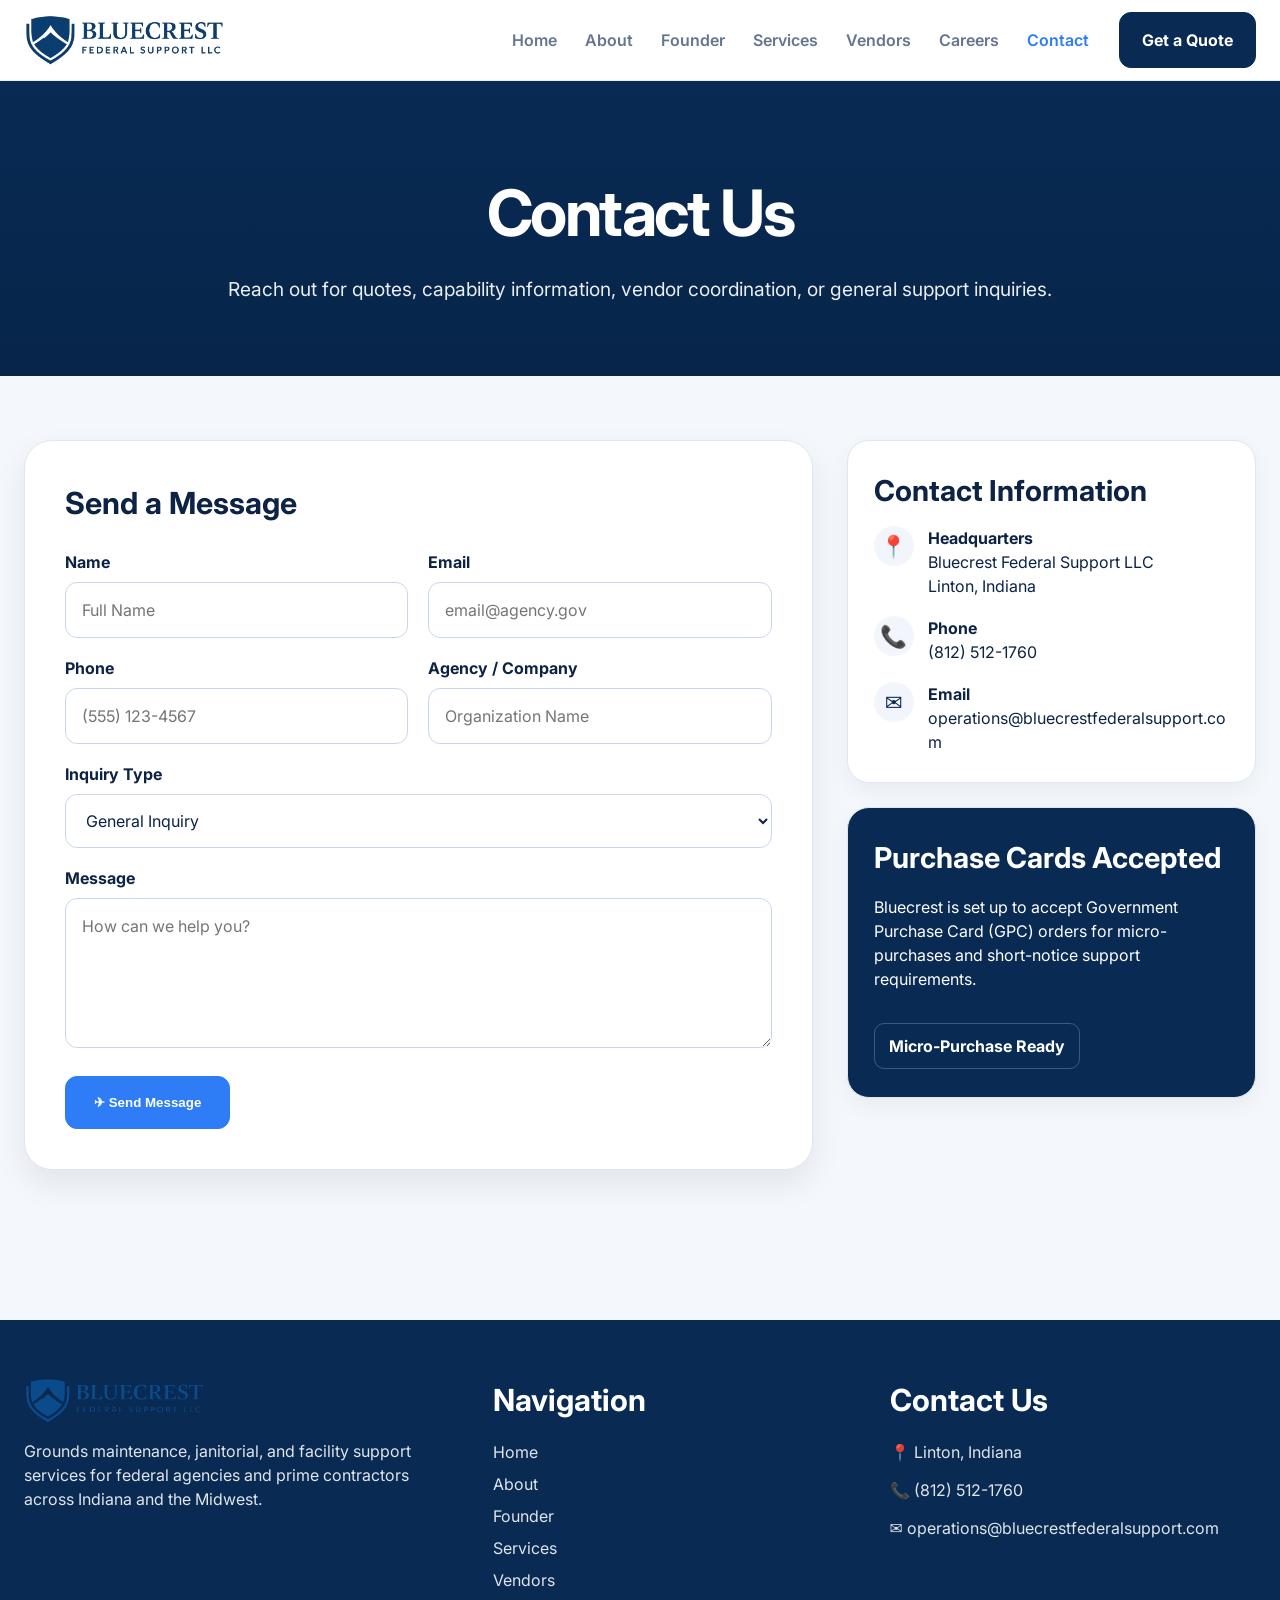
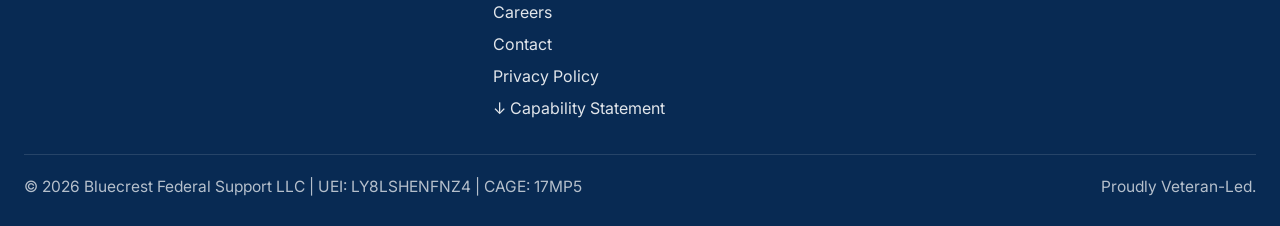
<file: contact.html>
<!DOCTYPE html>
<html lang="en">
<head>
<meta charset="UTF-8">
<meta name="viewport" content="width=device-width, initial-scale=1.0">
<title>Contact | Bluecrest Federal Support LLC</title>
<meta name="description" content="Contact Bluecrest Federal Support LLC for quotes, capability information, vendor coordination, or support service inquiries.">
<link rel="preconnect" href="https://fonts.googleapis.com">
<link rel="preconnect" href="https://fonts.gstatic.com" crossorigin>
<link href="https://fonts.googleapis.com/css2?family=Inter:wght@400;500;600;700;800;900&display=swap" rel="stylesheet">
<link rel="stylesheet" href="styles.css?v=4">
<link rel="icon" type="image/png" href="favicon.png">
<meta name="author" content="Bluecrest Federal Support LLC">
<meta name="robots" content="index, follow">
</head>
<body>
<div class="page-shell">

<header class="site-header">
  <div class="container header-inner">
    <a class="brand" href="index.html"><img src="logo.png" alt="Bluecrest Federal Support LLC logo"></a>
    <div class="nav">
      <nav class="nav-links" id="site-nav">
        <a href="index.html">Home</a>
        <a href="about.html">About</a>
        <a href="founder.html">Founder</a>
        <a href="services.html">Services</a>
        <a href="vendors.html">Vendors</a>
        <a href="careers.html">Careers</a>
        <a href="contact.html" class="active">Contact</a>
      </nav>
      <a class="quote-btn" href="contact.html">Get a Quote</a>
      <button class="menu-btn" type="button" aria-label="Open menu" aria-expanded="false" aria-controls="site-nav"><span></span><span></span><span></span></button>
    </div>
  </div>
</header>

<main>

<section class="page-hero">
  <div class="container" style="text-align:center; max-width:860px;">
    <h1>Contact Us</h1>
    <p>Reach out for quotes, capability information, vendor coordination, or general support inquiries.</p>
  </div>
</section>

<section class="section-tight">
  <div class="container contact-layout">

    <div class="surface form-card">
      <h2 class="form-title">Send a Message</h2>

      <form action="https://formsubmit.co/operations@bluecrestfederalsupport.com" method="POST">
        <input type="hidden" name="_subject" value="Bluecrest Contact Form Submission">
        <input type="hidden" name="_next" value="https://bluecrestfederalsupport.com/form-success.html">
        <input type="hidden" name="_template" value="table">
        <input type="text" name="_honey" style="display:none">

        <div class="form-grid">
          <div>
            <label>Name</label>
            <input class="input" name="Name" placeholder="Full Name" required>
          </div>
          <div>
            <label>Email</label>
            <input class="input" type="email" name="Email" placeholder="email@agency.gov" required>
          </div>
          <div>
            <label>Phone</label>
            <input class="input" name="Phone" placeholder="(555) 123-4567">
          </div>
          <div>
            <label>Agency / Company</label>
            <input class="input" name="Agency / Company" placeholder="Organization Name">
          </div>
        </div>

        <div style="margin-top:18px;">
          <label>Inquiry Type</label>
          <select name="Inquiry Type">
            <option>General Inquiry</option>
            <option>Quote Request</option>
            <option>Capability Statement Request</option>
            <option>Subcontractor / Vendor Inquiry</option>
          </select>
        </div>

        <div style="margin-top:18px;">
          <label>Message</label>
          <textarea name="Message" placeholder="How can we help you?" required></textarea>
        </div>

        <div style="margin-top:22px;">
          <button class="btn-primary" type="submit">✈ Send Message</button>
        </div>
      </form>
    </div>

    <div class="contact-side">
      <div class="contact-box">
        <h3>Contact Information</h3>
        <ul class="contact-list">
          <li>
            <div class="icon-box">📍</div>
            <div>
              <strong>Headquarters</strong><br>
              Bluecrest Federal Support LLC<br>
              Linton, Indiana
            </div>
          </li>
          <li>
            <div class="icon-box">📞</div>
            <div>
              <strong>Phone</strong><br>
              (812) 512-1760
            </div>
          </li>
          <li>
            <div class="icon-box">✉️</div>
            <div>
              <strong>Email</strong><br>
              operations@bluecrestfederalsupport.com
            </div>
          </li>
        </ul>
      </div>

      <div class="contact-box purchase-box">
        <h3>Purchase Cards Accepted</h3>
        <p>
          Bluecrest is set up to accept Government Purchase Card (GPC)
          orders for micro-purchases and short-notice support requirements.
        </p>
        <div class="purchase-pill">Micro-Purchase Ready</div>
      </div>
    </div>

  </div>
</section>

</main>

<footer class="site-footer">
  <div class="container footer-top">
    <div class="footer-brand">
      <img src="logo.png" alt="Bluecrest Federal Support LLC logo">
      <p>Grounds maintenance, janitorial, and facility support services for federal agencies and prime contractors across Indiana and the Midwest.</p>
    </div>
    <div>
      <h3 class="footer-title">Navigation</h3>
      <div class="footer-links">
        <a href="index.html">Home</a>
        <a href="about.html">About</a>
        <a href="founder.html">Founder</a>
        <a href="services.html">Services</a>
        <a href="vendors.html">Vendors</a>
        <a href="careers.html">Careers</a>
        <a href="contact.html">Contact</a>
        <a href="privacy.html">Privacy Policy</a>
        <a href="Bluecrest_Federal_Support_Capability_Statement.pdf">↓ Capability Statement</a>
      </div>
    </div>
    <div>
      <h3 class="footer-title">Contact Us</h3>
      <ul class="footer-contact">
        <li>📍 Linton, Indiana</li>
        <li>📞 (812) 512-1760</li>
        <li>✉️ operations@bluecrestfederalsupport.com</li>
      </ul>
    </div>
  </div>
  <div class="container footer-bottom">
    <div>© <span data-year></span> Bluecrest Federal Support LLC | UEI: LY8LSHENFNZ4 | CAGE: 17MP5</div>
    <div>Proudly Veteran-Led.</div>
  </div>
</footer>

</div>
<script src="script.js?v=4"></script>
</body>
</html>
</file>
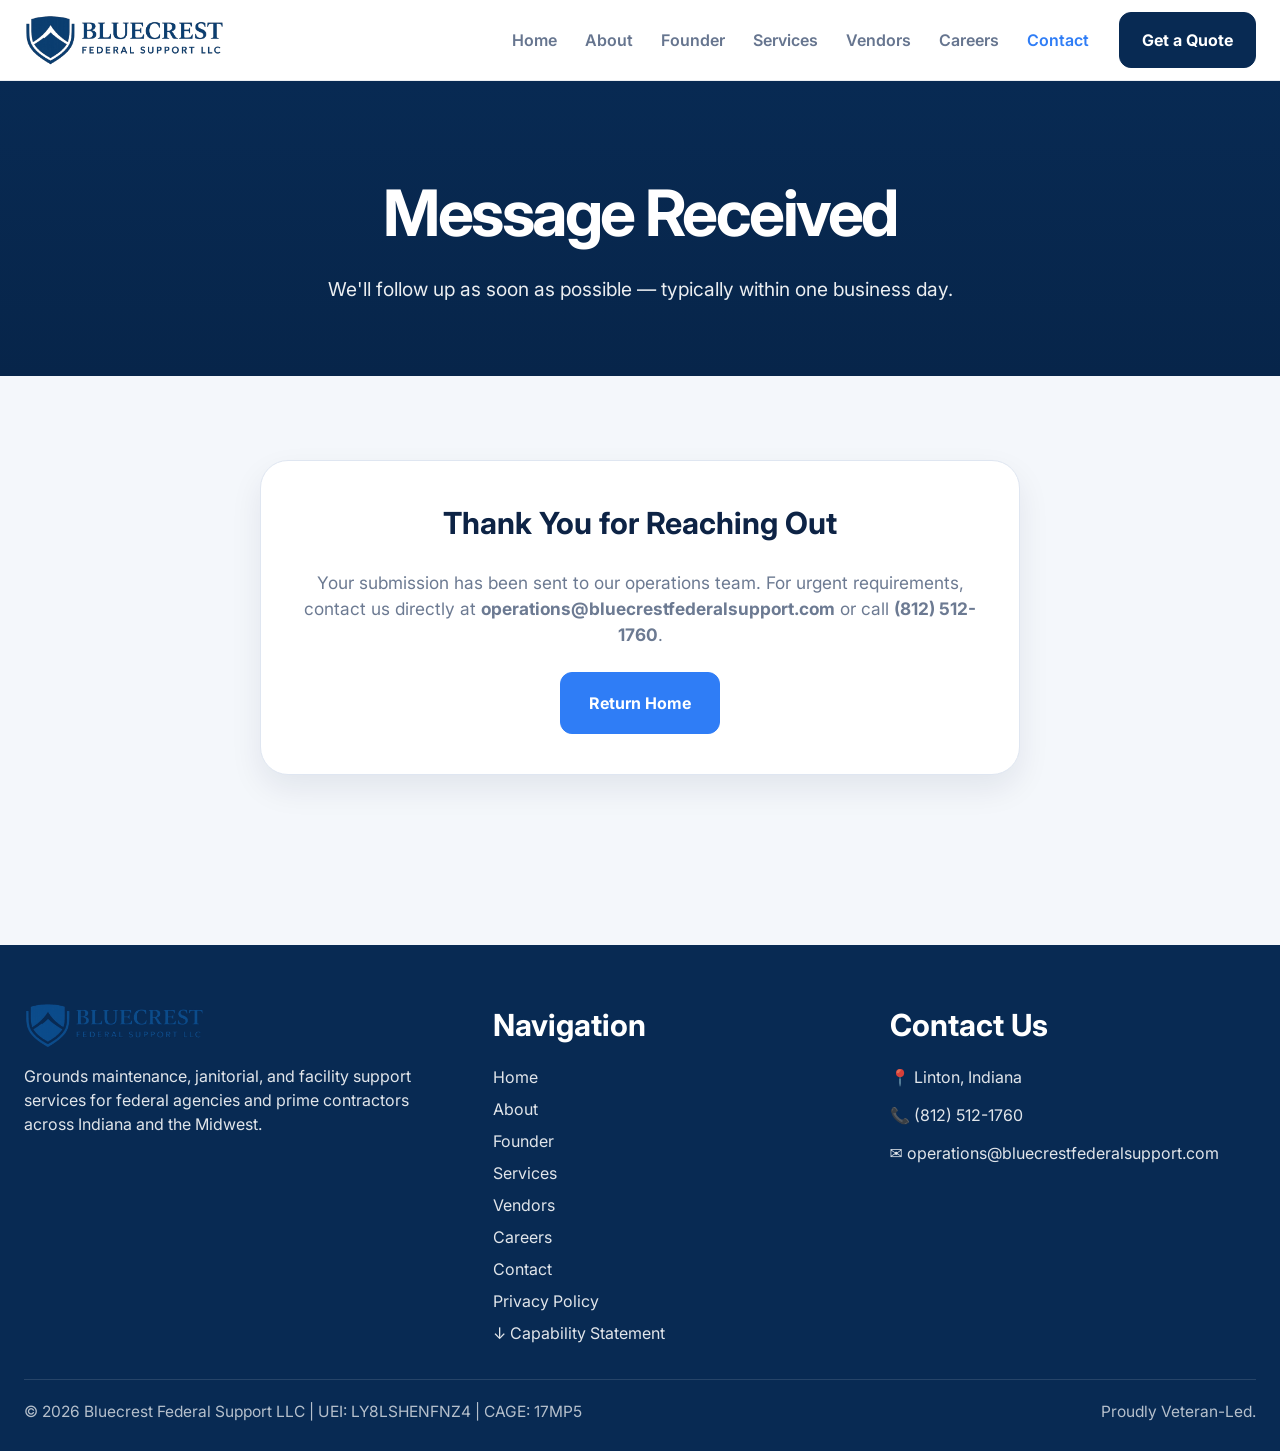
<file: form-success.html>
<!DOCTYPE html>
<html lang="en">
<head>
<meta charset="UTF-8">
<meta name="viewport" content="width=device-width, initial-scale=1.0">
<title>Submission Received | Bluecrest Federal Support LLC</title>
<meta name="description" content="Your message has been received. Bluecrest Federal Support LLC will follow up shortly.">
<link rel="preconnect" href="https://fonts.googleapis.com">
<link rel="preconnect" href="https://fonts.gstatic.com" crossorigin>
<link href="https://fonts.googleapis.com/css2?family=Inter:wght@400;500;600;700;800;900&display=swap" rel="stylesheet">
<link rel="stylesheet" href="styles.css?v=4">
<link rel="icon" type="image/png" href="favicon.png">
<meta name="author" content="Bluecrest Federal Support LLC">
<meta name="robots" content="noindex, follow">
</head>
<body>
<div class="page-shell">
<header class="site-header">
  <div class="container header-inner">
    <a class="brand" href="index.html"><img src="logo.png" alt="Bluecrest Federal Support LLC logo"></a>
    <div class="nav">
      <nav class="nav-links" id="site-nav">
        <a href="index.html">Home</a>
        <a href="about.html">About</a>
        <a href="founder.html">Founder</a>
        <a href="services.html">Services</a>
        <a href="vendors.html">Vendors</a>
        <a href="careers.html">Careers</a>
        <a href="contact.html" class="active">Contact</a>
      </nav>
      <a class="quote-btn" href="contact.html">Get a Quote</a>
      <button class="menu-btn" type="button" aria-label="Open menu" aria-expanded="false" aria-controls="site-nav"><span></span><span></span><span></span></button>
    </div>
  </div>
</header>
<main>
<section class="page-hero">
  <div class="container" style="text-align:center; max-width:820px;">
    <h1>Message Received</h1>
    <p>We'll follow up as soon as possible — typically within one business day.</p>
  </div>
</section>
<section class="section">
  <div class="container" style="max-width:760px;">
    <div class="surface form-card" style="text-align:center;">
      <h2 class="form-title" style="justify-content:center;">Thank You for Reaching Out</h2>
      <p class="small-note" style="font-size:1.08rem;">
        Your submission has been sent to our operations team. For urgent requirements, contact us directly at <strong>operations@bluecrestfederalsupport.com</strong> or call <strong>(812) 512-1760</strong>.
      </p>
      <div style="margin-top:24px;">
        <a class="btn-primary" href="index.html">Return Home</a>
      </div>
    </div>
  </div>
</section>
</main>
<footer class="site-footer">
  <div class="container footer-top">
    <div class="footer-brand">
      <img src="logo.png" alt="Bluecrest Federal Support LLC logo">
      <p>Grounds maintenance, janitorial, and facility support services for federal agencies and prime contractors across Indiana and the Midwest.</p>
    </div>
    <div>
      <h3 class="footer-title">Navigation</h3>
      <div class="footer-links">
        <a href="index.html">Home</a>
        <a href="about.html">About</a>
        <a href="founder.html">Founder</a>
        <a href="services.html">Services</a>
        <a href="vendors.html">Vendors</a>
        <a href="careers.html">Careers</a>
        <a href="contact.html">Contact</a>
        <a href="privacy.html">Privacy Policy</a>
        <a href="Bluecrest_Federal_Support_Capability_Statement.pdf">↓ Capability Statement</a>
      </div>
    </div>
    <div>
      <h3 class="footer-title">Contact Us</h3>
      <ul class="footer-contact">
        <li>📍 Linton, Indiana</li>
        <li>📞 (812) 512-1760</li>
        <li>✉️ operations@bluecrestfederalsupport.com</li>
      </ul>
    </div>
  </div>
  <div class="container footer-bottom">
    <div>© <span data-year></span> Bluecrest Federal Support LLC | UEI: LY8LSHENFNZ4 | CAGE: 17MP5</div>
    <div>Proudly Veteran-Led.</div>
  </div>
</footer>
</div>
<script src="script.js?v=4"></script>
</body>
</html>
</file>
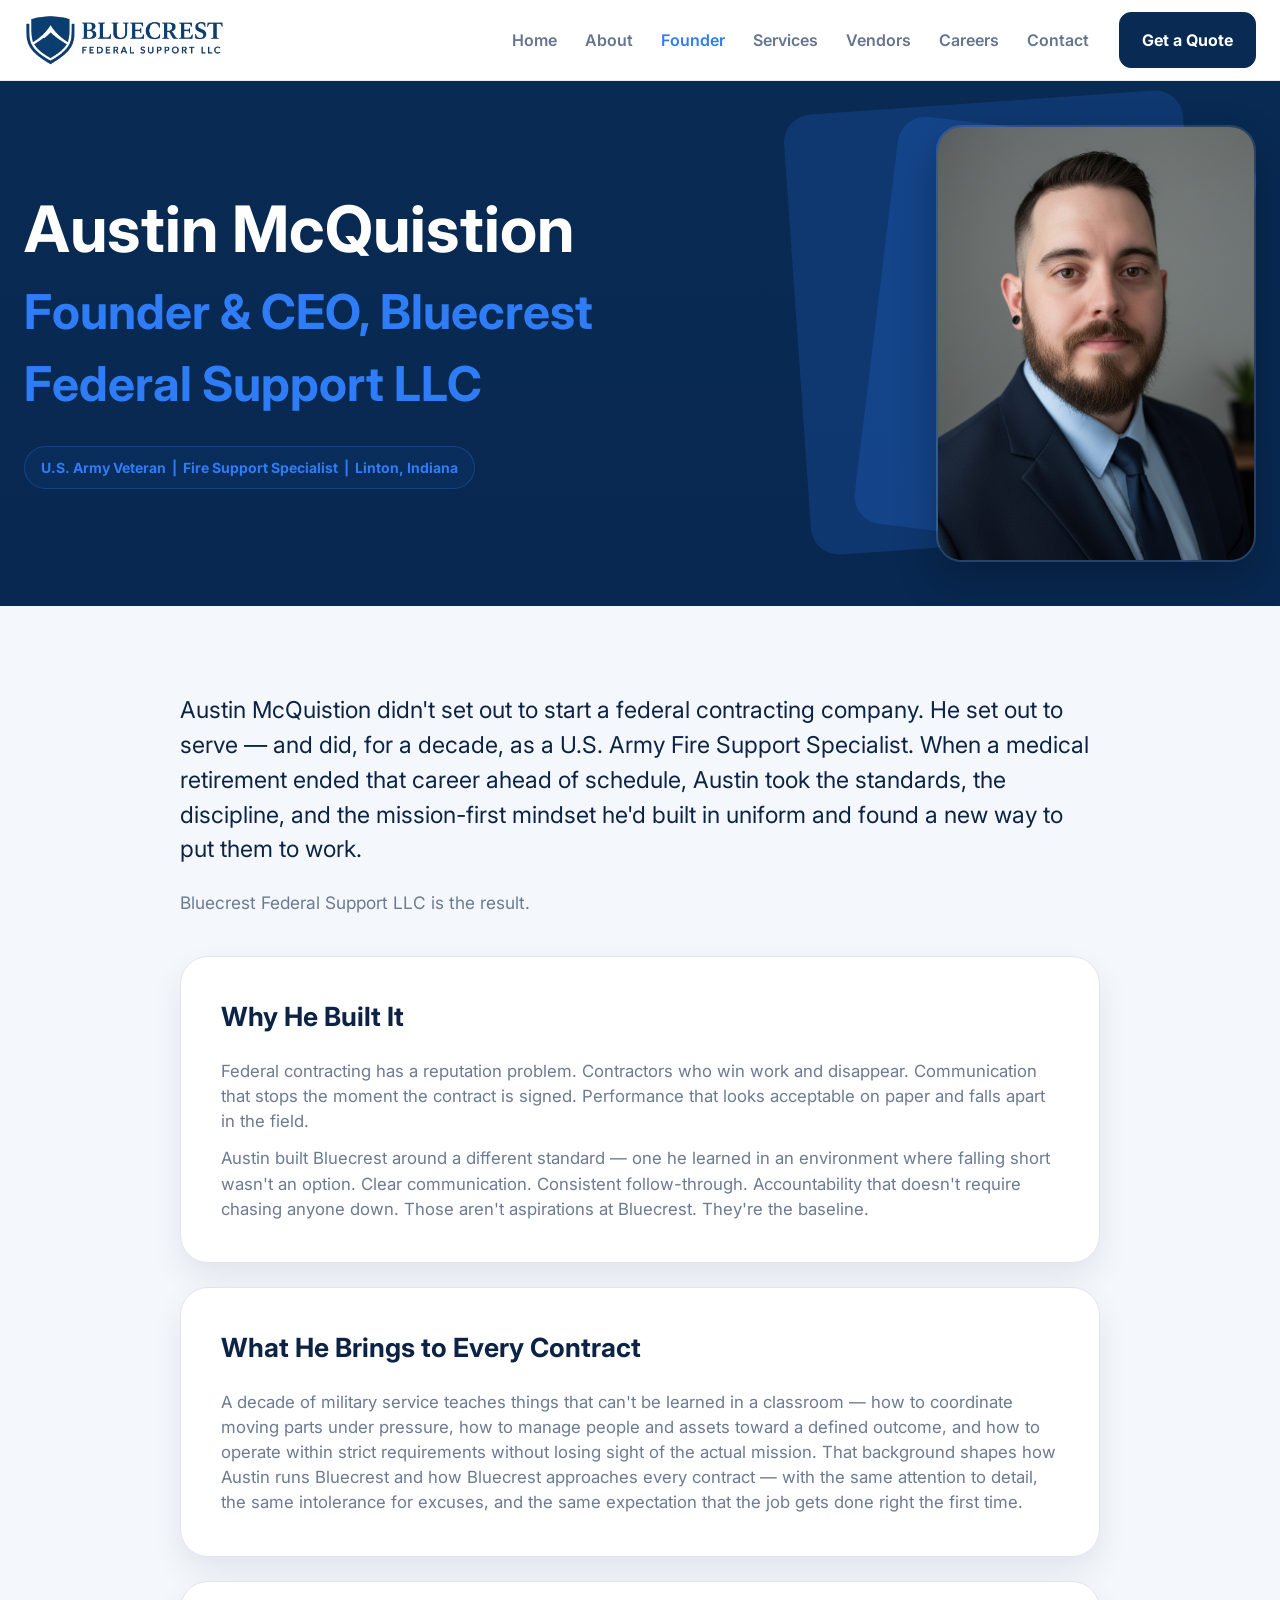
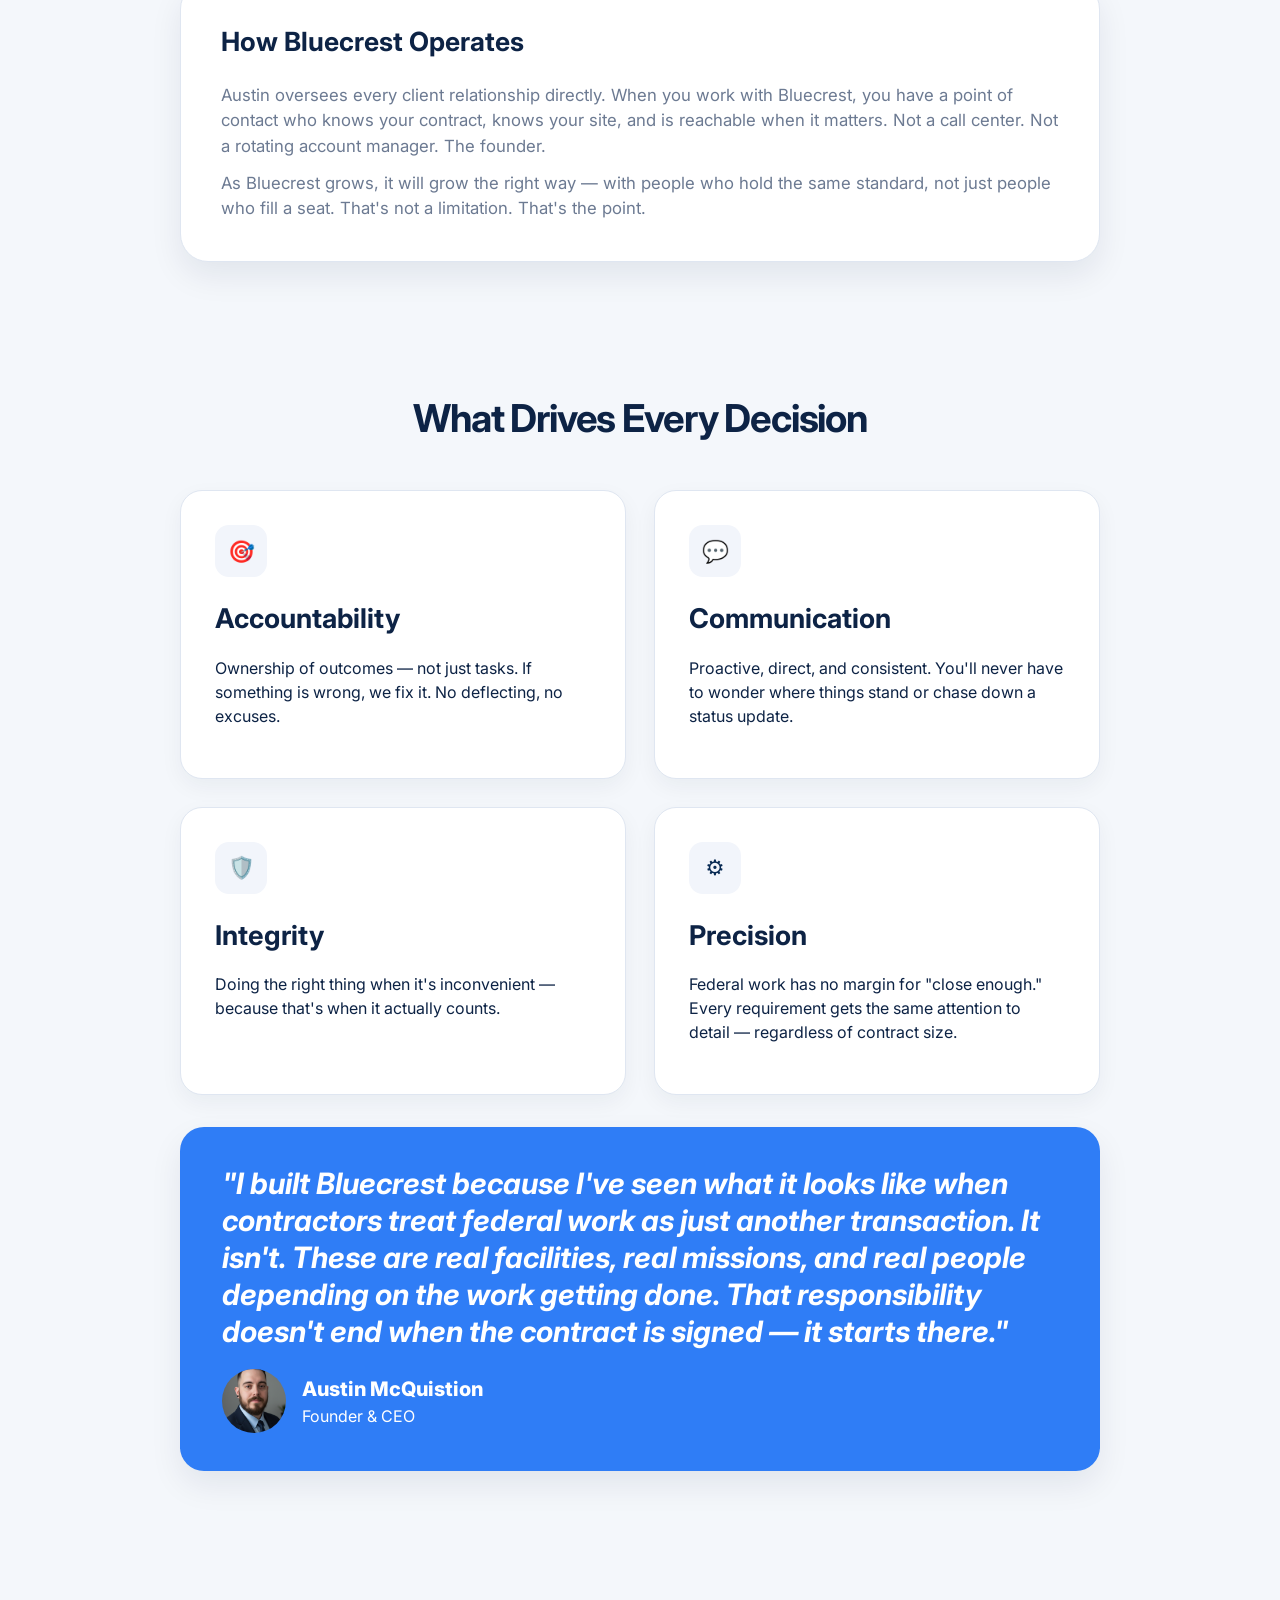
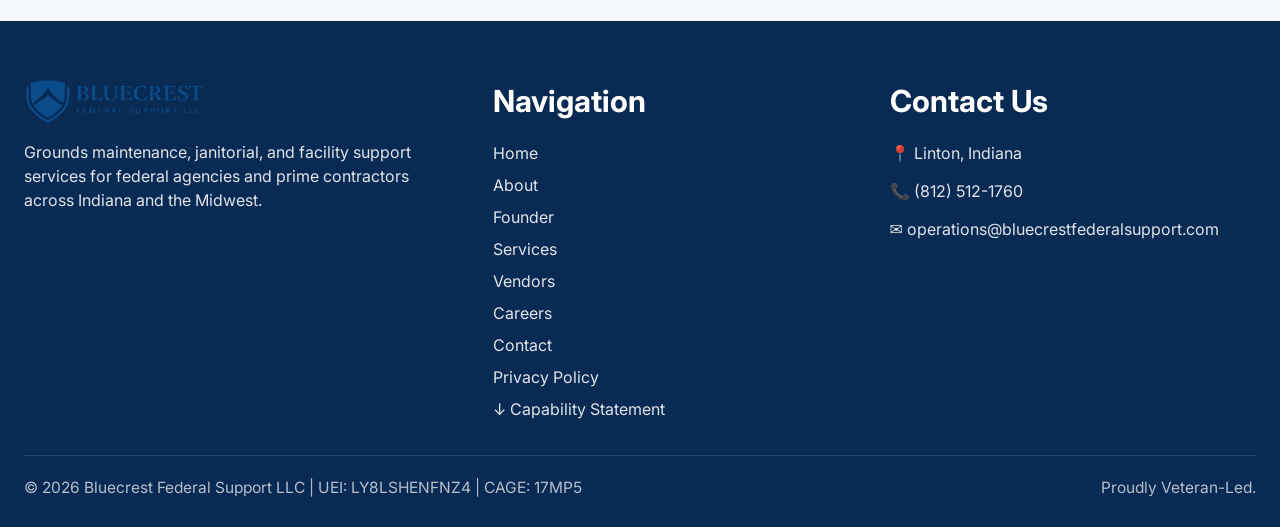
<file: founder.html>
<!DOCTYPE html>
<html lang="en">
<head>
<meta charset="UTF-8">
<meta name="viewport" content="width=device-width, initial-scale=1.0">
<title>Founder | Bluecrest Federal Support LLC</title>
<meta name="description" content="Meet Austin McQuistion, founder and CEO of Bluecrest Federal Support LLC — a Service-Disabled Veteran-Owned Small Business built on military discipline and mission-first execution.">
<link rel="preconnect" href="https://fonts.googleapis.com">
<link rel="preconnect" href="https://fonts.gstatic.com" crossorigin>
<link href="https://fonts.googleapis.com/css2?family=Inter:wght@400;500;600;700;800;900&display=swap" rel="stylesheet">
<link rel="stylesheet" href="styles.css?v=4">
<link rel="icon" type="image/png" href="favicon.png">
<meta name="author" content="Bluecrest Federal Support LLC">
<meta name="robots" content="index, follow">
</head>
<body>
<div class="page-shell">

<header class="site-header">
  <div class="container header-inner">
    <a class="brand" href="index.html"><img src="logo.png" alt="Bluecrest Federal Support LLC logo"></a>
    <div class="nav">
      <nav class="nav-links" id="site-nav">
        <a href="index.html">Home</a>
        <a href="about.html">About</a>
        <a href="founder.html" class="active">Founder</a>
        <a href="services.html">Services</a>
        <a href="vendors.html">Vendors</a>
        <a href="careers.html">Careers</a>
        <a href="contact.html">Contact</a>
      </nav>
      <a class="quote-btn" href="contact.html">Get a Quote</a>
      <button class="menu-btn" type="button" aria-label="Open menu" aria-expanded="false" aria-controls="site-nav"><span></span><span></span><span></span></button>
    </div>
  </div>
</header>

<main>

<section class="founder-hero">
  <div class="container founder-grid">
    <div class="founder-copy">
      <h1>Austin McQuistion</h1>
      <h2>Founder &amp; CEO, Bluecrest Federal Support LLC</h2>
      <div class="small-badge founder-chip">U.S. Army Veteran &nbsp;|&nbsp; Fire Support Specialist &nbsp;|&nbsp; Linton, Indiana</div>
    </div>
    <div class="founder-image-wrap">
      <img class="founder-portrait" src="founder.jpg" alt="Austin McQuistion, Founder and CEO of Bluecrest Federal Support LLC">
    </div>
  </div>
</section>

<section class="section-tight">
  <div class="container" style="max-width:920px;">

    <p style="font-size:1.45rem; line-height:1.5;">
      Austin McQuistion didn't set out to start a federal contracting company. He set out to serve — and did, for a decade, as a U.S. Army Fire Support Specialist. When a medical retirement ended that career ahead of schedule, Austin took the standards, the discipline, and the mission-first mindset he'd built in uniform and found a new way to put them to work.
    </p>

    <p style="font-size:1.08rem; color:var(--muted);">
      Bluecrest Federal Support LLC is the result.
    </p>

    <!-- Why He Built It -->
    <div class="surface form-card commitment-card" style="margin-top:40px;">
      <h3 class="form-section-title">Why He Built It</h3>
      <p style="font-size:1.05rem; color:var(--muted); margin:0 0 12px;">
        Federal contracting has a reputation problem. Contractors who win work and disappear. Communication that stops the moment the contract is signed. Performance that looks acceptable on paper and falls apart in the field.
      </p>
      <p style="font-size:1.05rem; color:var(--muted); margin:0;">
        Austin built Bluecrest around a different standard — one he learned in an environment where falling short wasn't an option. Clear communication. Consistent follow-through. Accountability that doesn't require chasing anyone down. Those aren't aspirations at Bluecrest. They're the baseline.
      </p>
    </div>

    <!-- What He Brings -->
    <div class="surface form-card commitment-card" style="margin-top:24px;">
      <h3 class="form-section-title">What He Brings to Every Contract</h3>
      <p style="font-size:1.05rem; color:var(--muted); margin:0;">
        A decade of military service teaches things that can't be learned in a classroom — how to coordinate moving parts under pressure, how to manage people and assets toward a defined outcome, and how to operate within strict requirements without losing sight of the actual mission. That background shapes how Austin runs Bluecrest and how Bluecrest approaches every contract — with the same attention to detail, the same intolerance for excuses, and the same expectation that the job gets done right the first time.
      </p>
    </div>

    <!-- How Bluecrest Operates -->
    <div class="surface form-card commitment-card" style="margin-top:24px;">
      <h3 class="form-section-title">How Bluecrest Operates</h3>
      <p style="font-size:1.05rem; color:var(--muted); margin:0 0 12px;">
        Austin oversees every client relationship directly. When you work with Bluecrest, you have a point of contact who knows your contract, knows your site, and is reachable when it matters. Not a call center. Not a rotating account manager. The founder.
      </p>
      <p style="font-size:1.05rem; color:var(--muted); margin:0;">
        As Bluecrest grows, it will grow the right way — with people who hold the same standard, not just people who fill a seat. That's not a limitation. That's the point.
      </p>
    </div>

  </div>
</section>

<section class="section-tight">
  <div class="container" style="max-width:920px;">

    <div class="section-head">
      <h2>What Drives Every Decision</h2>
    </div>

    <div class="info-panels">
      <div class="simple-card">
        <div class="icon-box">🎯</div>
        <h3>Accountability</h3>
        <p>Ownership of outcomes — not just tasks. If something is wrong, we fix it. No deflecting, no excuses.</p>
      </div>

      <div class="simple-card">
        <div class="icon-box">💬</div>
        <h3>Communication</h3>
        <p>Proactive, direct, and consistent. You'll never have to wonder where things stand or chase down a status update.</p>
      </div>

      <div class="simple-card">
        <div class="icon-box">🛡️</div>
        <h3>Integrity</h3>
        <p>Doing the right thing when it's inconvenient — because that's when it actually counts.</p>
      </div>

      <div class="simple-card">
        <div class="icon-box">⚙️</div>
        <h3>Precision</h3>
        <p>Federal work has no margin for "close enough." Every requirement gets the same attention to detail — regardless of contract size.</p>
      </div>
    </div>

    <div class="quote-card" style="margin-top:32px;">
      <blockquote>
        "I built Bluecrest because I've seen what it looks like when contractors treat federal work as just another transaction. It isn't. These are real facilities, real missions, and real people depending on the work getting done. That responsibility doesn't end when the contract is signed — it starts there."
      </blockquote>
      <div class="quote-author">
        <img src="founder.jpg" alt="Austin McQuistion">
        <div>
          <span style="font-weight:800; font-size:1.25rem;">Austin McQuistion</span>
          <span>Founder &amp; CEO</span>
        </div>
      </div>
    </div>

  </div>
</section>

</main>

<footer class="site-footer">
  <div class="container footer-top">
    <div class="footer-brand">
      <img src="logo.png" alt="Bluecrest Federal Support LLC logo">
      <p>
        Grounds maintenance, janitorial, and facility support services for federal agencies and prime contractors across Indiana and the Midwest.
      </p>
    </div>
    <div>
      <h3 class="footer-title">Navigation</h3>
      <div class="footer-links">
        <a href="index.html">Home</a>
        <a href="about.html">About</a>
        <a href="founder.html">Founder</a>
        <a href="services.html">Services</a>
        <a href="vendors.html">Vendors</a>
        <a href="careers.html">Careers</a>
        <a href="contact.html">Contact</a>
        <a href="privacy.html">Privacy Policy</a>
        <a href="Bluecrest_Federal_Support_Capability_Statement.pdf">↓ Capability Statement</a>
      </div>
    </div>
    <div>
      <h3 class="footer-title">Contact Us</h3>
      <ul class="footer-contact">
        <li>📍 Linton, Indiana</li>
        <li>📞 (812) 512-1760</li>
        <li>✉️ operations@bluecrestfederalsupport.com</li>
      </ul>
    </div>
  </div>
  <div class="container footer-bottom">
    <div>
      © <span data-year></span> Bluecrest Federal Support LLC |
      UEI: LY8LSHENFNZ4 |
      CAGE: 17MP5
    </div>
    <div>Proudly Veteran-Led.</div>
  </div>
</footer>

</div>
<script src="script.js?v=4"></script>
</body>
</html>
</file>
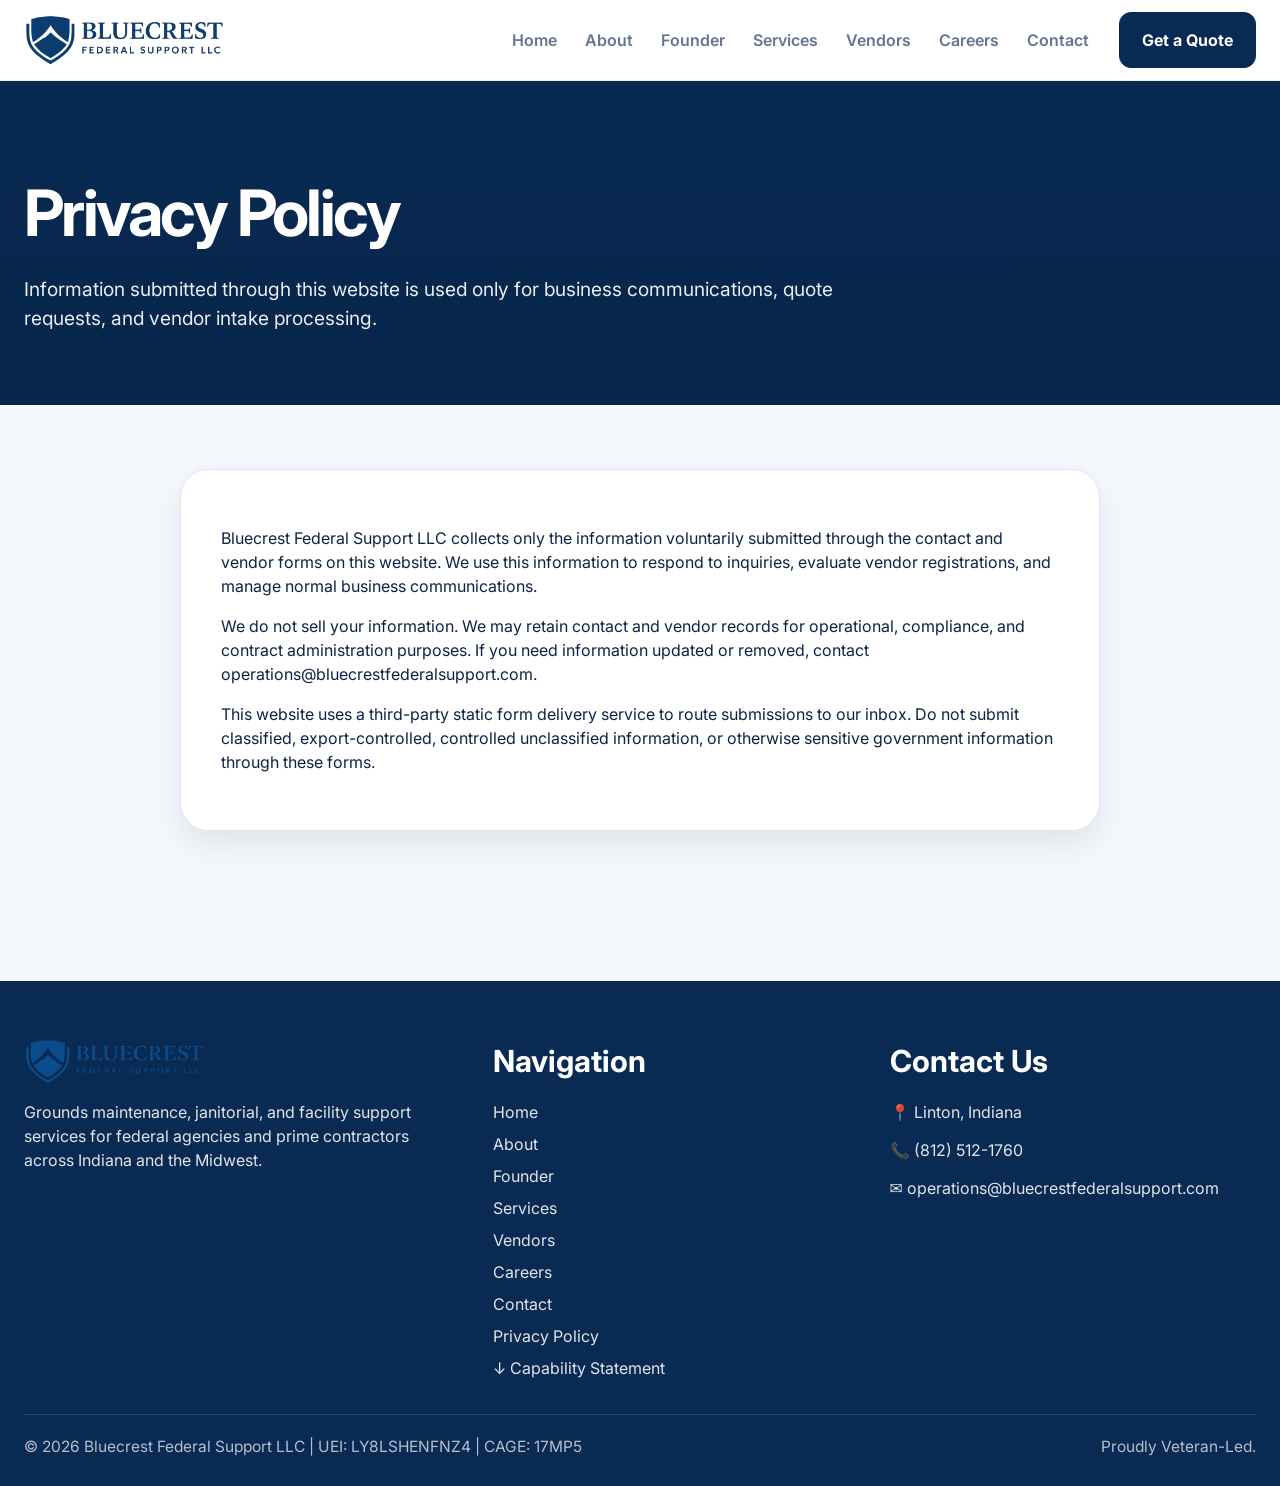
<file: privacy.html>
<!DOCTYPE html>
<html lang="en">
<head>
<meta charset="UTF-8">
<meta name="viewport" content="width=device-width, initial-scale=1.0">
<title>Privacy Policy | Bluecrest Federal Support LLC</title>
<meta name="description" content="Privacy policy for Bluecrest Federal Support LLC.">
<link rel="preconnect" href="https://fonts.googleapis.com">
<link rel="preconnect" href="https://fonts.gstatic.com" crossorigin>
<link href="https://fonts.googleapis.com/css2?family=Inter:wght@400;500;600;700;800;900&display=swap" rel="stylesheet">
<link rel="stylesheet" href="styles.css?v=4">
<link rel="icon" type="image/png" href="favicon.png">
<meta name="author" content="Bluecrest Federal Support LLC">
<meta name="robots" content="index, follow">
</head>
<body>
<div class="page-shell">
<header class="site-header">
  <div class="container header-inner">
    <a class="brand" href="index.html"><img src="logo.png" alt="Bluecrest Federal Support LLC logo"></a>
    <div class="nav">
      <nav class="nav-links" id="site-nav">
        <a href="index.html">Home</a>
        <a href="about.html">About</a>
        <a href="founder.html">Founder</a>
        <a href="services.html">Services</a>
        <a href="vendors.html">Vendors</a>
        <a href="careers.html">Careers</a>
        <a href="contact.html">Contact</a>
      </nav>
      <a class="quote-btn" href="contact.html">Get a Quote</a>
      <button class="menu-btn" type="button" aria-label="Open menu" aria-expanded="false" aria-controls="site-nav"><span></span><span></span><span></span></button>
    </div>
  </div>
</header>
<main>
<section class="page-hero">
  <div class="container">
    <h1>Privacy Policy</h1>
    <p>Information submitted through this website is used only for business communications, quote requests, and vendor intake processing.</p>
  </div>
</section>
<section class="section-tight">
  <div class="container surface form-card" style="max-width:920px;">
    <p>
      Bluecrest Federal Support LLC collects only the information voluntarily submitted through the contact and vendor forms on this website. We use this information to respond to inquiries, evaluate vendor registrations, and manage normal business communications.
    </p>
    <p>
      We do not sell your information. We may retain contact and vendor records for operational, compliance, and contract administration purposes. If you need information updated or removed, contact operations@bluecrestfederalsupport.com.
    </p>
    <p>
      This website uses a third-party static form delivery service to route submissions to our inbox. Do not submit classified, export-controlled, controlled unclassified information, or otherwise sensitive government information through these forms.
    </p>
  </div>
</section>
</main>
<footer class="site-footer">
  <div class="container footer-top">
    <div class="footer-brand">
      <img src="logo.png" alt="Bluecrest Federal Support LLC logo">
      <p>Grounds maintenance, janitorial, and facility support services for federal agencies and prime contractors across Indiana and the Midwest.</p>
    </div>
    <div>
      <h3 class="footer-title">Navigation</h3>
      <div class="footer-links">
        <a href="index.html">Home</a>
        <a href="about.html">About</a>
        <a href="founder.html">Founder</a>
        <a href="services.html">Services</a>
        <a href="vendors.html">Vendors</a>
        <a href="careers.html">Careers</a>
        <a href="contact.html">Contact</a>
        <a href="privacy.html">Privacy Policy</a>
        <a href="Bluecrest_Federal_Support_Capability_Statement.pdf">↓ Capability Statement</a>
      </div>
    </div>
    <div>
      <h3 class="footer-title">Contact Us</h3>
      <ul class="footer-contact">
        <li>📍 Linton, Indiana</li>
        <li>📞 (812) 512-1760</li>
        <li>✉️ operations@bluecrestfederalsupport.com</li>
      </ul>
    </div>
  </div>
  <div class="container footer-bottom">
    <div>© <span data-year></span> Bluecrest Federal Support LLC | UEI: LY8LSHENFNZ4 | CAGE: 17MP5</div>
    <div>Proudly Veteran-Led.</div>
  </div>
</footer>
</div>
<script src="script.js?v=4"></script>
</body>
</html>
</file>
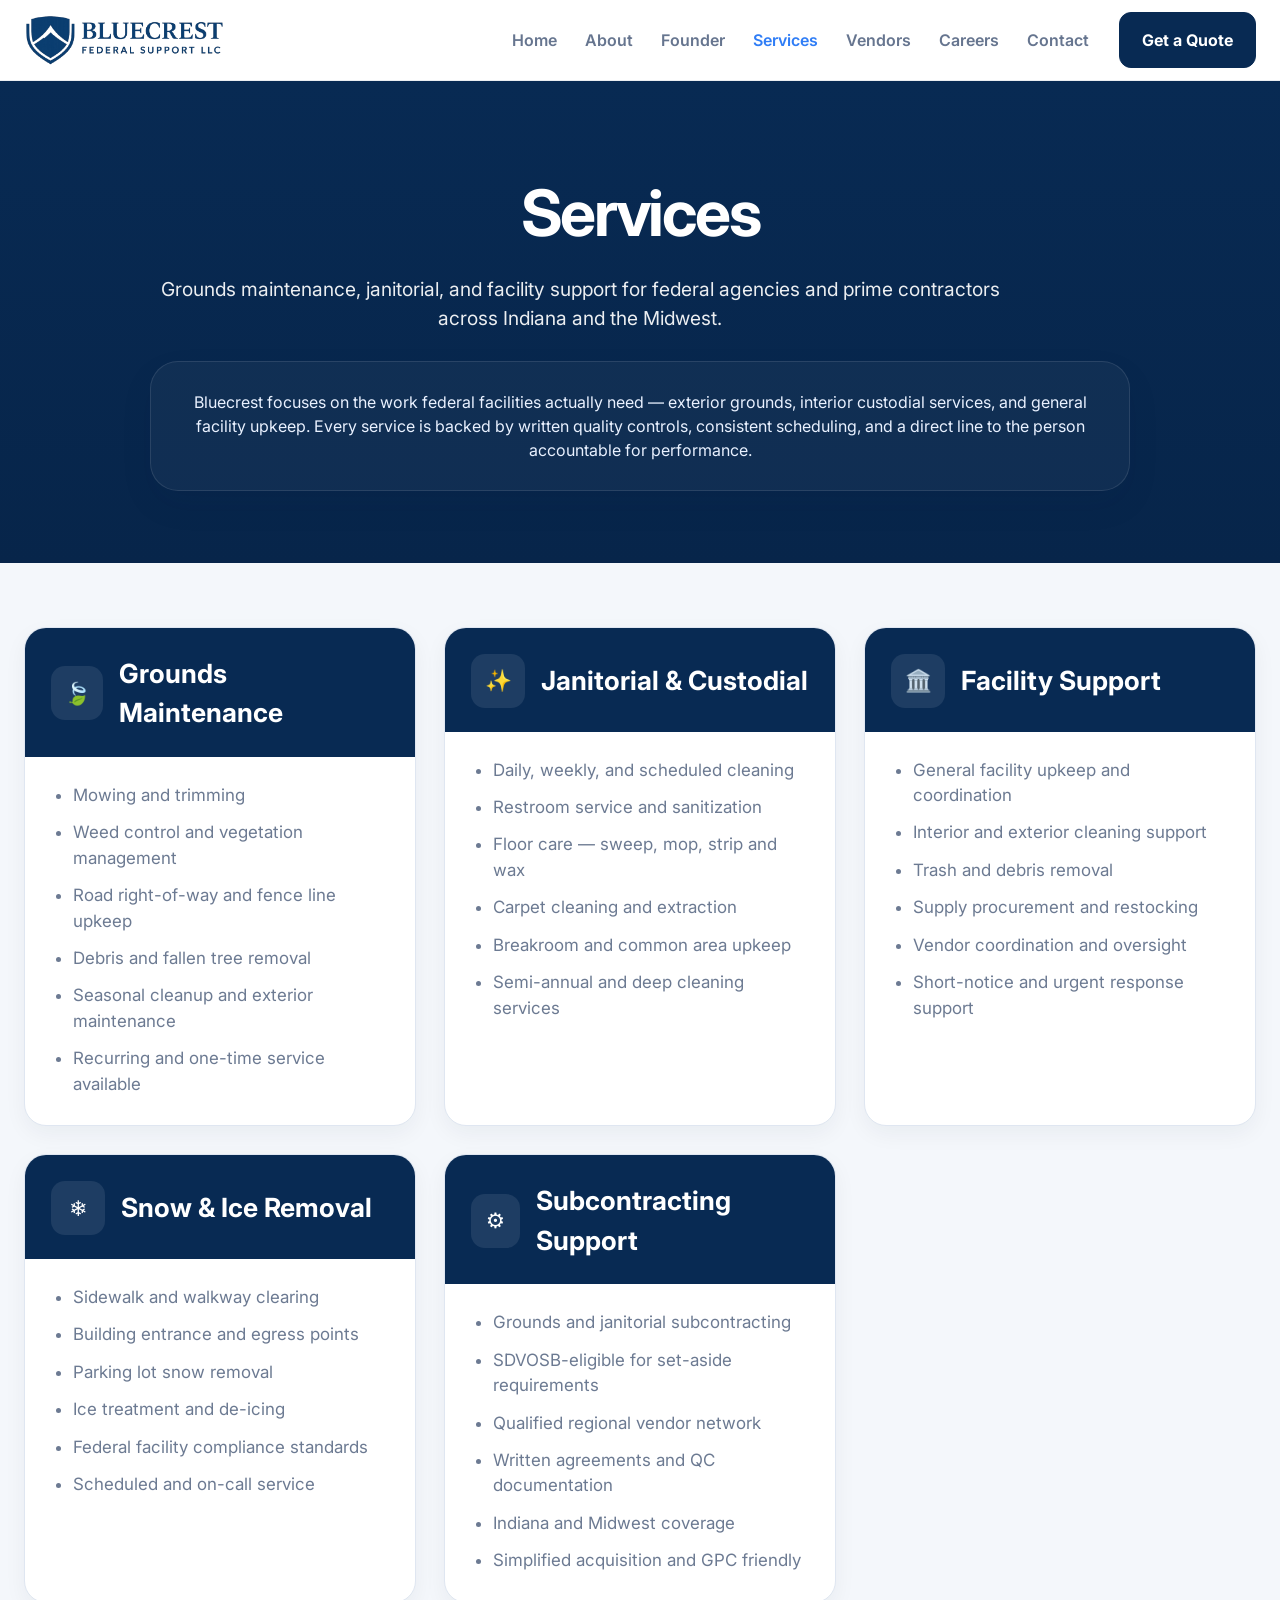
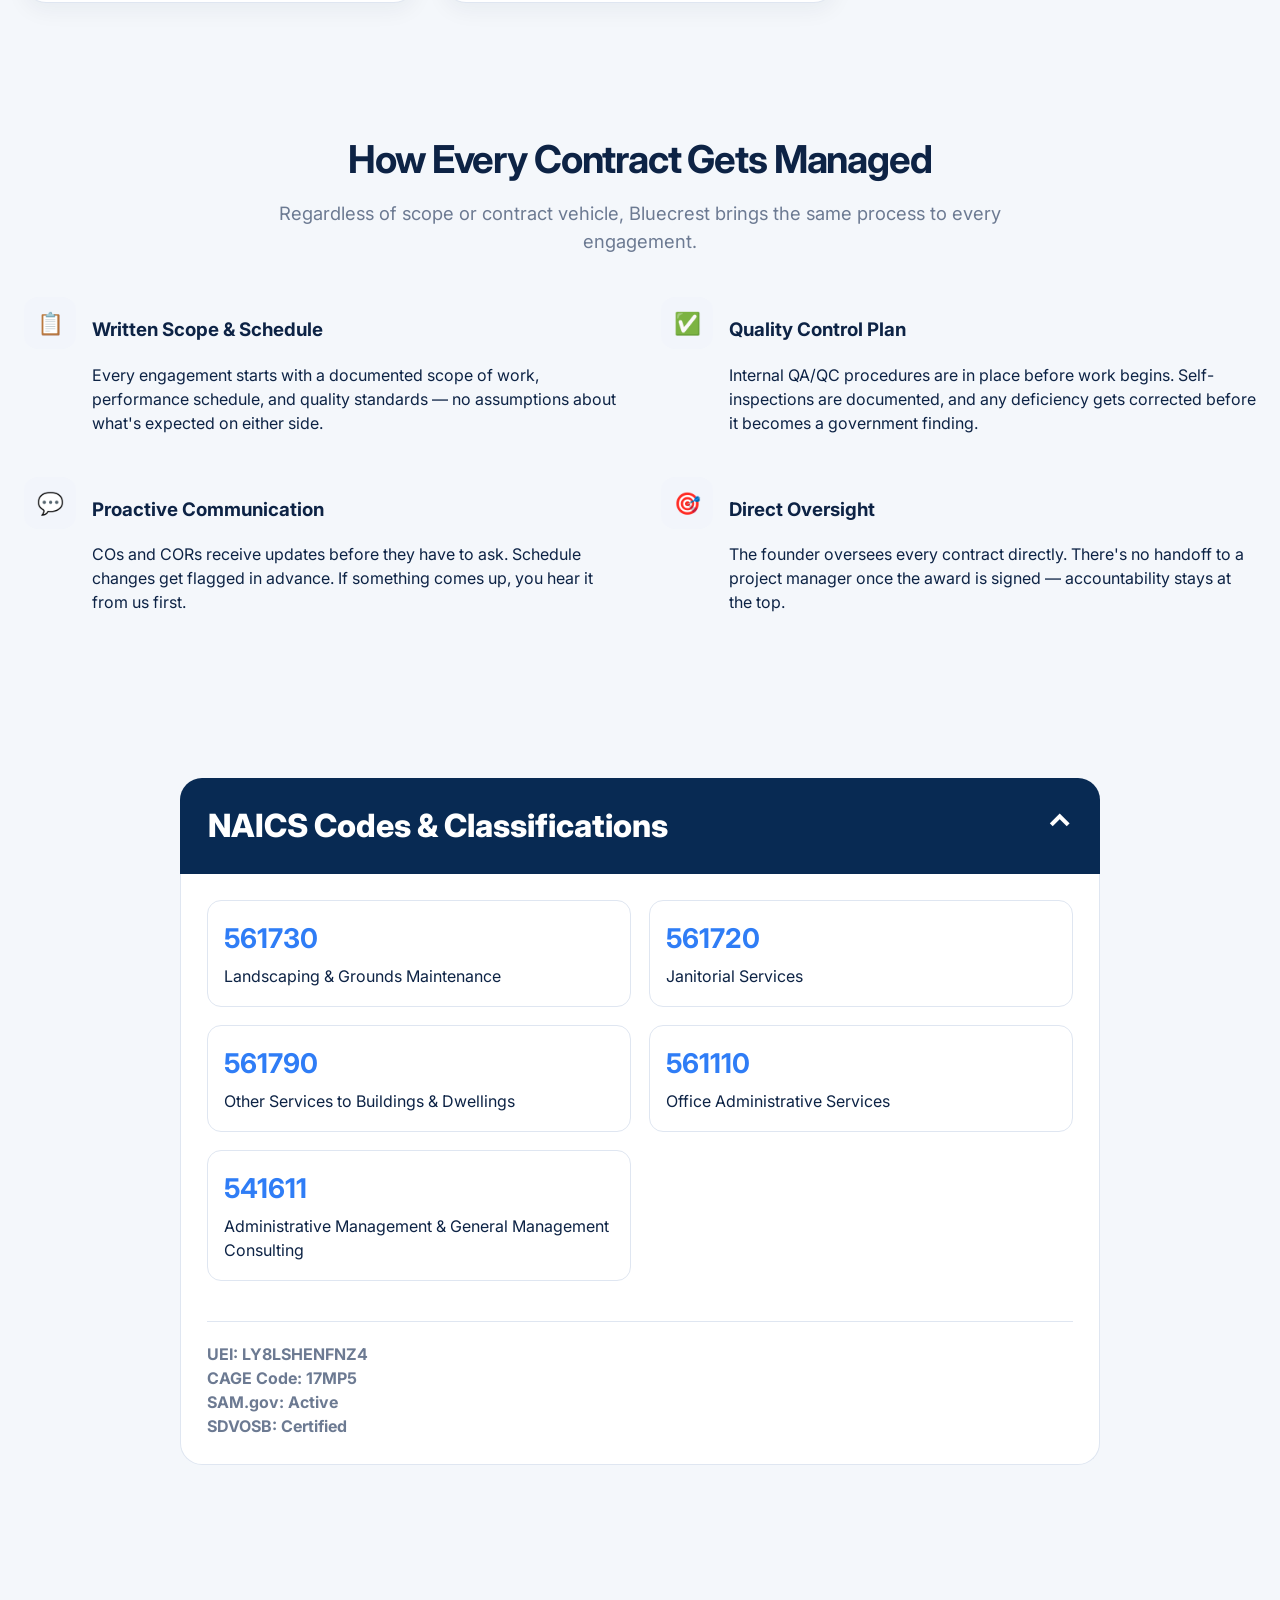
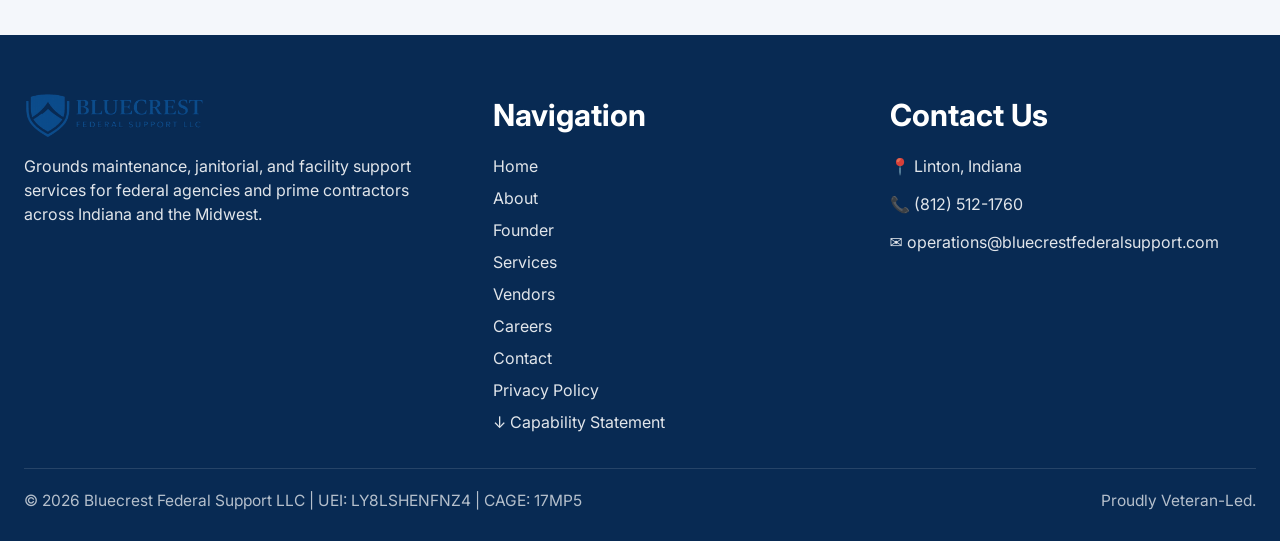
<file: services.html>
<!DOCTYPE html>
<html lang="en">
<head>
<meta charset="UTF-8">
<meta name="viewport" content="width=device-width, initial-scale=1.0">
<title>Services | Bluecrest Federal Support LLC</title>
<meta name="description" content="Grounds maintenance, janitorial, custodial, facility support, and snow removal services for federal agencies and prime contractors across Indiana and the Midwest.">
<link rel="preconnect" href="https://fonts.googleapis.com">
<link rel="preconnect" href="https://fonts.gstatic.com" crossorigin>
<link href="https://fonts.googleapis.com/css2?family=Inter:wght@400;500;600;700;800;900&display=swap" rel="stylesheet">
<link rel="stylesheet" href="styles.css?v=4">
<link rel="icon" type="image/png" href="favicon.png">
<meta name="author" content="Bluecrest Federal Support LLC">
<meta name="robots" content="index, follow">
</head>
<body>
<div class="page-shell">

<header class="site-header">
  <div class="container header-inner">
    <a class="brand" href="index.html"><img src="logo.png" alt="Bluecrest Federal Support LLC logo"></a>
    <div class="nav">
      <nav class="nav-links" id="site-nav">
        <a href="index.html">Home</a>
        <a href="about.html">About</a>
        <a href="founder.html">Founder</a>
        <a href="services.html" class="active">Services</a>
        <a href="vendors.html">Vendors</a>
        <a href="careers.html">Careers</a>
        <a href="contact.html">Contact</a>
      </nav>
      <a class="quote-btn" href="contact.html">Get a Quote</a>
      <button class="menu-btn" type="button" aria-label="Open menu" aria-expanded="false" aria-controls="site-nav"><span></span><span></span><span></span></button>
    </div>
  </div>
</header>

<main>

<!-- HERO -->
<section class="page-hero">
  <div class="container" style="text-align:center; max-width:980px;">
    <h1>Services</h1>
    <p>Grounds maintenance, janitorial, and facility support for federal agencies and prime contractors across Indiana and the Midwest.</p>
    <div class="surface" style="padding:28px 34px; margin-top:28px; color:#e9f1ff; background:rgba(255,255,255,0.04); border-color:rgba(255,255,255,0.1);">
      Bluecrest focuses on the work federal facilities actually need — exterior grounds, interior custodial services, and general facility upkeep. Every service is backed by written quality controls, consistent scheduling, and a direct line to the person accountable for performance.
    </div>
  </div>
</section>

<!-- SERVICE CARDS -->
<section class="section-tight">
  <div class="container services-grid">

    <div class="service-card">
      <div class="service-head">
        <div class="icon-box">🍃</div>
        <h3>Grounds Maintenance</h3>
      </div>
      <div class="service-body">
        <ul>
          <li>Mowing and trimming</li>
          <li>Weed control and vegetation management</li>
          <li>Road right-of-way and fence line upkeep</li>
          <li>Debris and fallen tree removal</li>
          <li>Seasonal cleanup and exterior maintenance</li>
          <li>Recurring and one-time service available</li>
        </ul>
      </div>
    </div>

    <div class="service-card">
      <div class="service-head">
        <div class="icon-box">✨</div>
        <h3>Janitorial &amp; Custodial</h3>
      </div>
      <div class="service-body">
        <ul>
          <li>Daily, weekly, and scheduled cleaning</li>
          <li>Restroom service and sanitization</li>
          <li>Floor care — sweep, mop, strip and wax</li>
          <li>Carpet cleaning and extraction</li>
          <li>Breakroom and common area upkeep</li>
          <li>Semi-annual and deep cleaning services</li>
        </ul>
      </div>
    </div>

    <div class="service-card">
      <div class="service-head">
        <div class="icon-box">🏛️</div>
        <h3>Facility Support</h3>
      </div>
      <div class="service-body">
        <ul>
          <li>General facility upkeep and coordination</li>
          <li>Interior and exterior cleaning support</li>
          <li>Trash and debris removal</li>
          <li>Supply procurement and restocking</li>
          <li>Vendor coordination and oversight</li>
          <li>Short-notice and urgent response support</li>
        </ul>
      </div>
    </div>

    <div class="service-card">
      <div class="service-head">
        <div class="icon-box">❄️</div>
        <h3>Snow &amp; Ice Removal</h3>
      </div>
      <div class="service-body">
        <ul>
          <li>Sidewalk and walkway clearing</li>
          <li>Building entrance and egress points</li>
          <li>Parking lot snow removal</li>
          <li>Ice treatment and de-icing</li>
          <li>Federal facility compliance standards</li>
          <li>Scheduled and on-call service</li>
        </ul>
      </div>
    </div>

    <div class="service-card">
      <div class="service-head">
        <div class="icon-box">⚙️</div>
        <h3>Subcontracting Support</h3>
      </div>
      <div class="service-body">
        <ul>
          <li>Grounds and janitorial subcontracting</li>
          <li>SDVOSB-eligible for set-aside requirements</li>
          <li>Qualified regional vendor network</li>
          <li>Written agreements and QC documentation</li>
          <li>Indiana and Midwest coverage</li>
          <li>Simplified acquisition and GPC friendly</li>
        </ul>
      </div>
    </div>

  </div>
</section>

<!-- HOW WE WORK -->
<section class="section-tight">
  <div class="container">
    <div class="section-head">
      <h2>How Every Contract Gets Managed</h2>
      <p>Regardless of scope or contract vehicle, Bluecrest brings the same process to every engagement.</p>
    </div>
    <div class="feature-stack">
      <div class="feature-block">
        <div class="icon-box">📋</div>
        <div>
          <h3>Written Scope &amp; Schedule</h3>
          <p>Every engagement starts with a documented scope of work, performance schedule, and quality standards — no assumptions about what's expected on either side.</p>
        </div>
      </div>
      <div class="feature-block">
        <div class="icon-box">✅</div>
        <div>
          <h3>Quality Control Plan</h3>
          <p>Internal QA/QC procedures are in place before work begins. Self-inspections are documented, and any deficiency gets corrected before it becomes a government finding.</p>
        </div>
      </div>
      <div class="feature-block">
        <div class="icon-box">💬</div>
        <div>
          <h3>Proactive Communication</h3>
          <p>COs and CORs receive updates before they have to ask. Schedule changes get flagged in advance. If something comes up, you hear it from us first.</p>
        </div>
      </div>
      <div class="feature-block">
        <div class="icon-box">🎯</div>
        <div>
          <h3>Direct Oversight</h3>
          <p>The founder oversees every contract directly. There's no handoff to a project manager once the award is signed — accountability stays at the top.</p>
        </div>
      </div>
    </div>
  </div>
</section>

<!-- NAICS -->
<section class="section">
  <div class="container naics-shell">
    <div class="naics-head">NAICS Codes &amp; Classifications <span>⌃</span></div>
    <div class="naics-grid">
      <div class="naics-item"><strong>561730</strong>Landscaping &amp; Grounds Maintenance</div>
      <div class="naics-item"><strong>561720</strong>Janitorial Services</div>
      <div class="naics-item"><strong>561790</strong>Other Services to Buildings &amp; Dwellings</div>
      <div class="naics-item"><strong>561110</strong>Office Administrative Services</div>
      <div class="naics-item"><strong>541611</strong>Administrative Management &amp; General Management Consulting</div>
      <div class="inline-meta" style="grid-column:1 / -1;">
        <div><strong>UEI:</strong> LY8LSHENFNZ4</div>
        <div><strong>CAGE Code:</strong> 17MP5</div>
        <div><strong>SAM.gov:</strong> Active</div>
        <div><strong>SDVOSB:</strong> Certified</div>
      </div>
    </div>
  </div>
</section>

</main>

<footer class="site-footer">
  <div class="container footer-top">
    <div class="footer-brand">
      <img src="logo.png" alt="Bluecrest Federal Support LLC logo">
      <p>Grounds maintenance, janitorial, and facility support services for federal agencies and prime contractors across Indiana and the Midwest.</p>
    </div>
    <div>
      <h3 class="footer-title">Navigation</h3>
      <div class="footer-links">
        <a href="index.html">Home</a>
        <a href="about.html">About</a>
        <a href="founder.html">Founder</a>
        <a href="services.html">Services</a>
        <a href="vendors.html">Vendors</a>
        <a href="careers.html">Careers</a>
        <a href="contact.html">Contact</a>
        <a href="privacy.html">Privacy Policy</a>
        <a href="Bluecrest_Federal_Support_Capability_Statement.pdf">↓ Capability Statement</a>
      </div>
    </div>
    <div>
      <h3 class="footer-title">Contact Us</h3>
      <ul class="footer-contact">
        <li>📍 Linton, Indiana</li>
        <li>📞 (812) 512-1760</li>
        <li>✉️ operations@bluecrestfederalsupport.com</li>
      </ul>
    </div>
  </div>
  <div class="container footer-bottom">
    <div>© <span data-year></span> Bluecrest Federal Support LLC | UEI: LY8LSHENFNZ4 | CAGE: 17MP5</div>
    <div>Proudly Veteran-Led.</div>
  </div>
</footer>

</div>
<script src="script.js?v=4"></script>
</body>
</html>
</file>
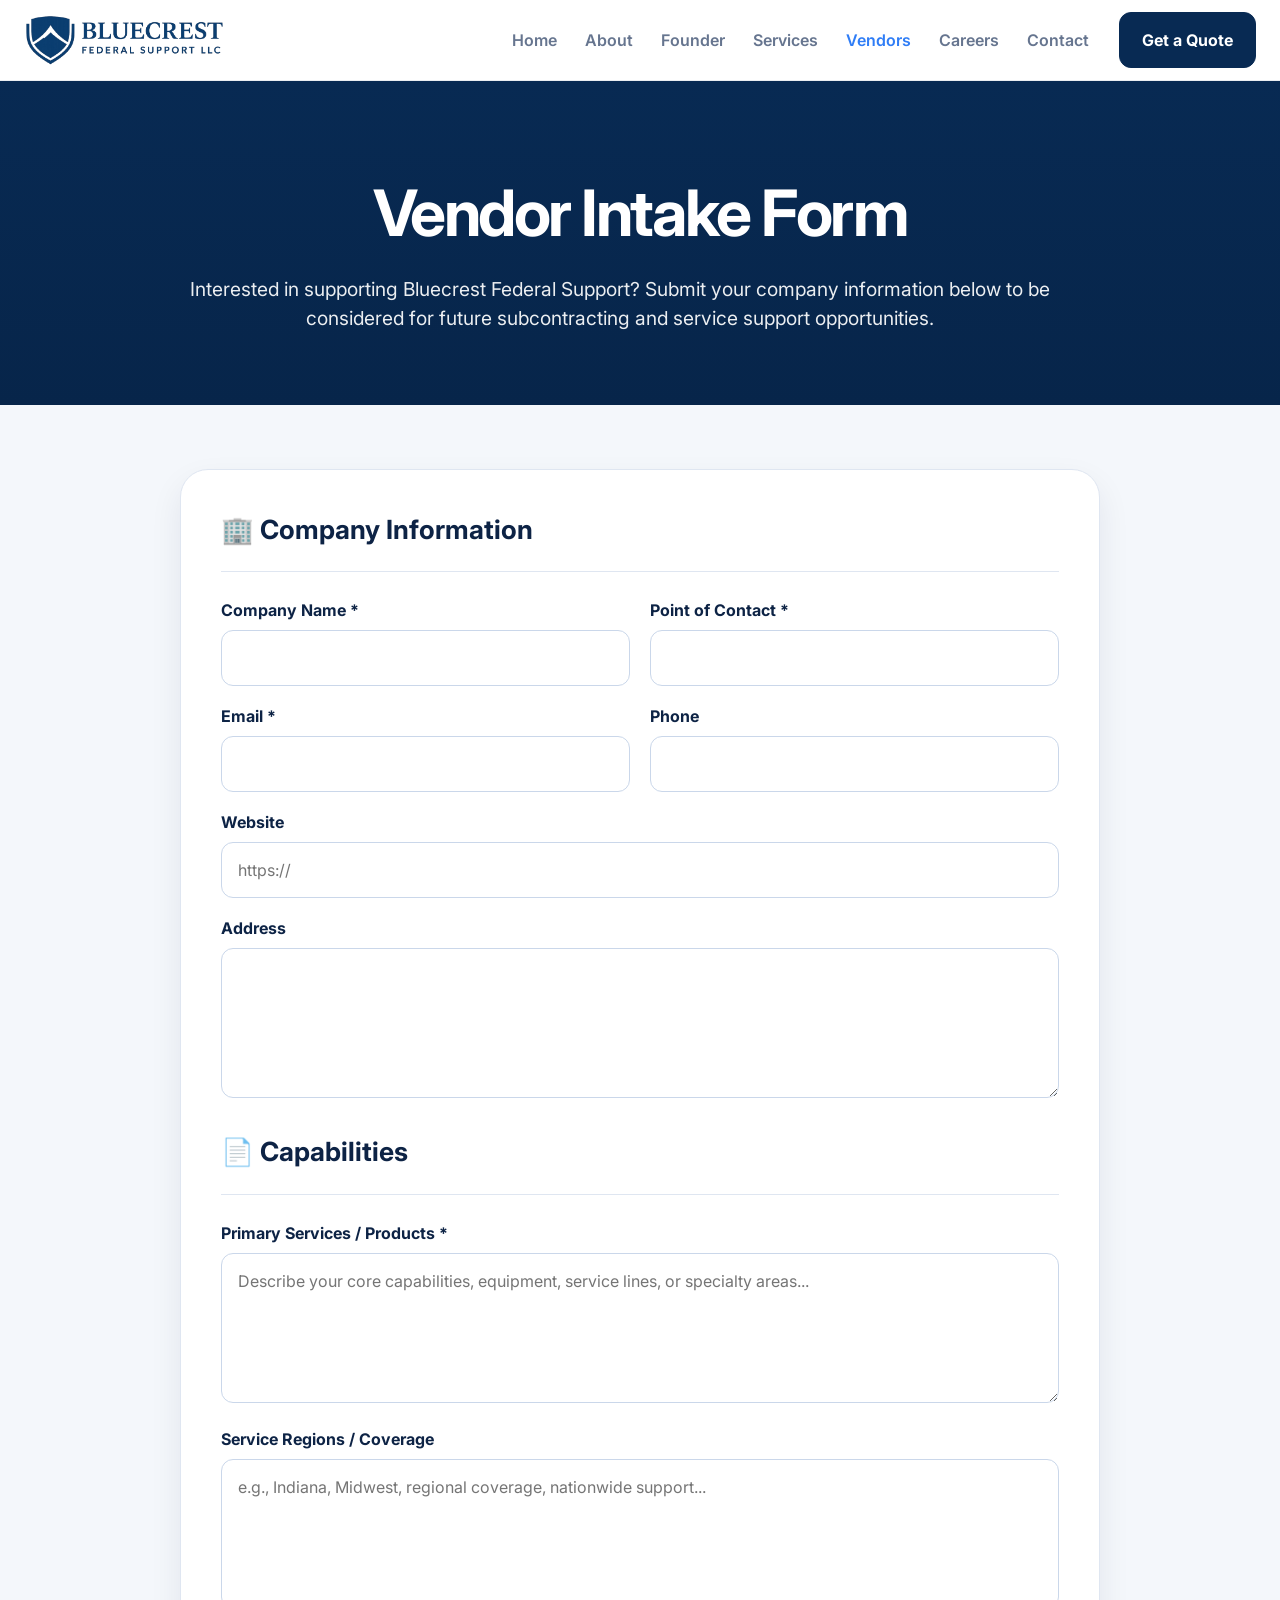
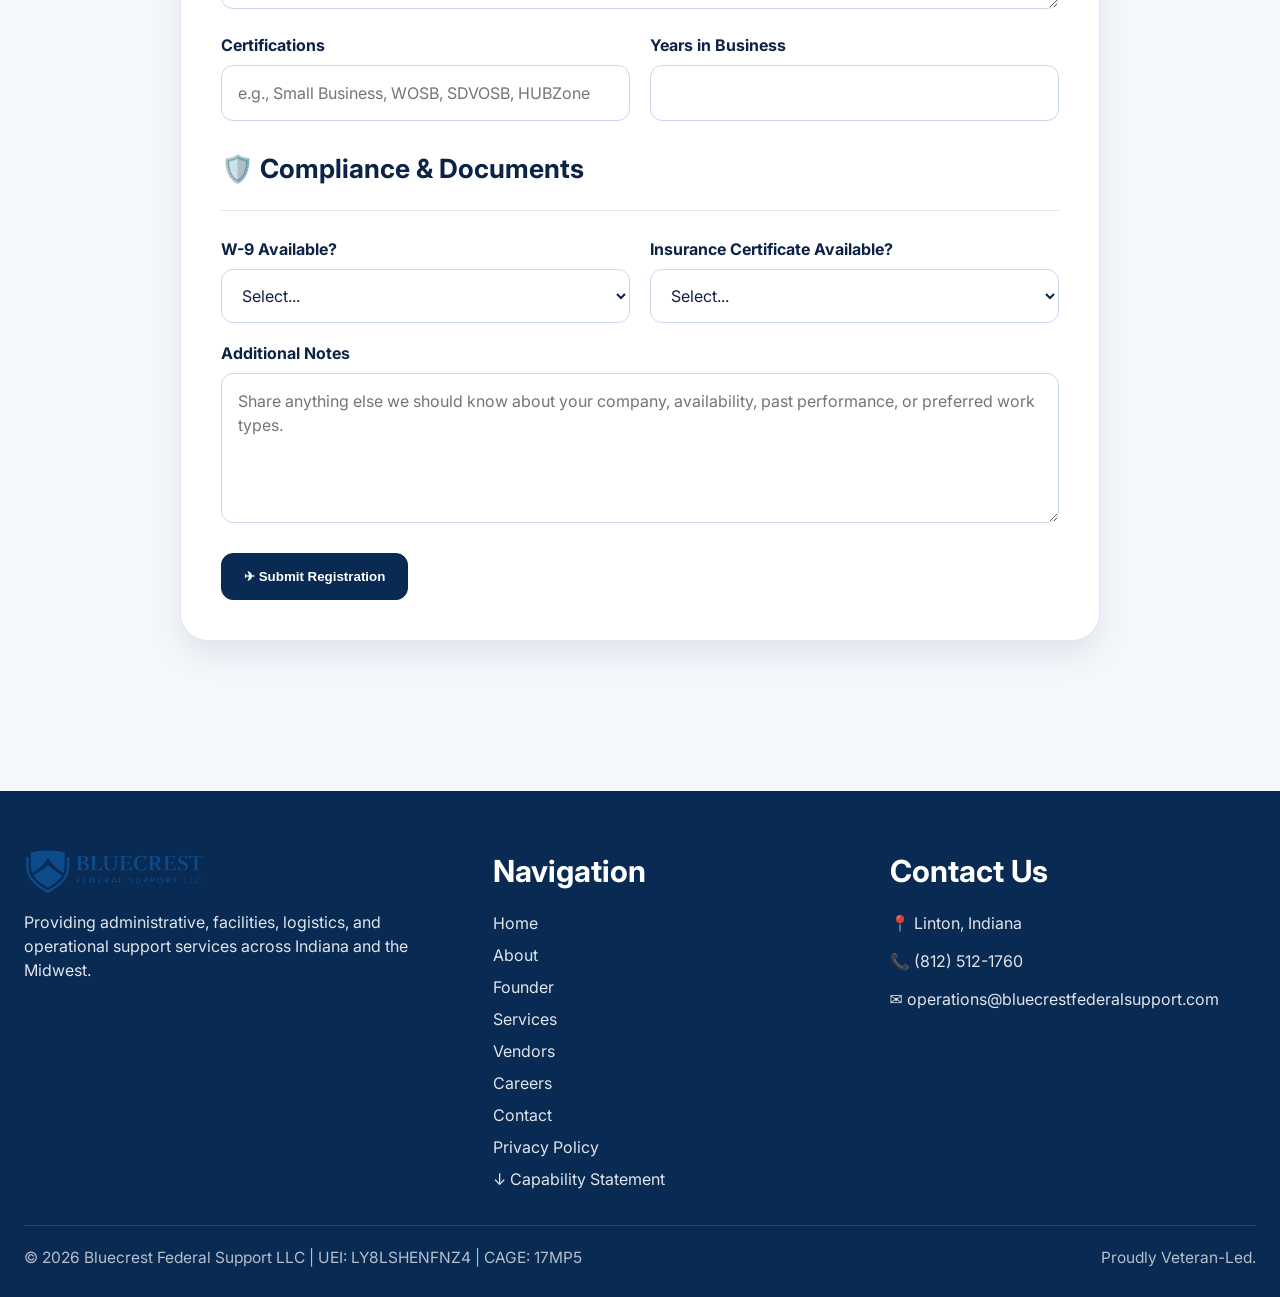
<file: vendors.html>
<!DOCTYPE html>
<html lang="en">
<head>
<meta charset="UTF-8">
<meta name="viewport" content="width=device-width, initial-scale=1.0">
<title>Vendors | Bluecrest Federal Support LLC</title>
<meta name="description" content="Vendor intake and subcontractor registration for companies interested in supporting Bluecrest Federal Support LLC.">
<link rel="preconnect" href="https://fonts.googleapis.com">
<link rel="preconnect" href="https://fonts.gstatic.com" crossorigin>
<link href="https://fonts.googleapis.com/css2?family=Inter:wght@400;500;600;700;800;900&display=swap" rel="stylesheet">
<link rel="stylesheet" href="styles.css?v=4">
<link rel="icon" type="image/png" href="favicon.png">
<meta name="author" content="Bluecrest Federal Support LLC">
<meta name="robots" content="index, follow">
</head>
<body>
<div class="page-shell">

<header class="site-header">
  <div class="container header-inner">
    <a class="brand" href="index.html"><img src="logo.png" alt="Bluecrest Federal Support LLC logo"></a>
    <div class="nav">
      <nav class="nav-links" id="site-nav">
        <a href="index.html">Home</a>
        <a href="about.html">About</a>
        <a href="founder.html">Founder</a>
        <a href="services.html">Services</a>
        <a href="vendors.html" class="active">Vendors</a>
        <a href="careers.html">Careers</a>
        <a href="contact.html">Contact</a>
      </nav>
      <a class="quote-btn" href="contact.html">Get a Quote</a>
      <button class="menu-btn" type="button" aria-label="Open menu" aria-expanded="false" aria-controls="site-nav"><span></span><span></span><span></span></button>
    </div>
  </div>
</header>

<main>

<section class="page-hero">
  <div class="container" style="text-align:center; max-width:900px;">
    <h1>Vendor Intake Form</h1>
    <p>Interested in supporting Bluecrest Federal Support? Submit your company information below to be considered for future subcontracting and service support opportunities.</p>
  </div>
</section>

<section class="section-tight">
  <div class="container surface form-card vendor-form">

    <form action="https://formsubmit.co/operations@bluecrestfederalsupport.com" method="POST">

      <input type="hidden" name="_subject" value="Bluecrest Vendor Intake Submission">
      <input type="hidden" name="_next" value="https://bluecrestfederalsupport.com/form-success.html">
      <input type="hidden" name="_template" value="table">
      <input type="text" name="_honey" style="display:none">

      <h2 class="form-section-title">🏢 Company Information</h2>
      <div class="divider"></div>

      <div class="form-grid">
        <div>
          <label>Company Name *</label>
          <input class="input" name="Company Name" required>
        </div>

        <div>
          <label>Point of Contact *</label>
          <input class="input" name="Point of Contact" required>
        </div>

        <div>
          <label>Email *</label>
          <input class="input" type="email" name="Email" required>
        </div>

        <div>
          <label>Phone</label>
          <input class="input" name="Phone">
        </div>
      </div>

      <div style="margin-top:18px;">
        <label>Website</label>
        <input class="input" name="Website" placeholder="https://">
      </div>

      <div style="margin-top:18px;">
        <label>Address</label>
        <textarea name="Address"></textarea>
      </div>

      <h2 class="form-section-title" style="margin-top:28px;">📄 Capabilities</h2>
      <div class="divider"></div>

      <div>
        <label>Primary Services / Products *</label>
        <textarea name="Primary Services" required placeholder="Describe your core capabilities, equipment, service lines, or specialty areas..."></textarea>
      </div>

      <div style="margin-top:18px;">
        <label>Service Regions / Coverage</label>
        <textarea name="Coverage" placeholder="e.g., Indiana, Midwest, regional coverage, nationwide support..."></textarea>
      </div>

      <div class="form-grid" style="margin-top:18px;">
        <div>
          <label>Certifications</label>
          <input class="input" name="Certifications" placeholder="e.g., Small Business, WOSB, SDVOSB, HUBZone">
        </div>

        <div>
          <label>Years in Business</label>
          <input class="input" name="Years in Business">
        </div>
      </div>

      <h2 class="form-section-title" style="margin-top:28px;">🛡️ Compliance &amp; Documents</h2>
      <div class="divider"></div>

      <div class="form-grid">
        <div>
          <label>W-9 Available?</label>
          <select name="W-9 Available">
            <option>Select...</option>
            <option>Yes</option>
            <option>No</option>
          </select>
        </div>

        <div>
          <label>Insurance Certificate Available?</label>
          <select name="Insurance Certificate Available">
            <option>Select...</option>
            <option>Yes</option>
            <option>No</option>
          </select>
        </div>
      </div>

      <div style="margin-top:18px;">
        <label>Additional Notes</label>
        <textarea name="Additional Notes" placeholder="Share anything else we should know about your company, availability, past performance, or preferred work types."></textarea>
      </div>

      <div style="margin-top:24px;">
        <button class="btn-secondary" type="submit">✈ Submit Registration</button>
      </div>

    </form>

  </div>
</section>

</main>

<footer class="site-footer">

  <div class="container footer-top">

    <div class="footer-brand">
      <img src="logo.png" alt="Bluecrest Federal Support LLC logo">
      <p>
        Providing administrative, facilities, logistics, and operational support services across Indiana and the Midwest.
      </p>
    </div>

    <div>
      <h3 class="footer-title">Navigation</h3>
      <div class="footer-links">
        <a href="index.html">Home</a>
        <a href="about.html">About</a>
        <a href="founder.html">Founder</a>
        <a href="services.html">Services</a>
        <a href="vendors.html">Vendors</a>
        <a href="careers.html">Careers</a>
        <a href="contact.html">Contact</a>
        <a href="privacy.html">Privacy Policy</a>
        <a href="Bluecrest_Federal_Support_Capability_Statement.pdf">↓ Capability Statement</a>
      </div>
    </div>

    <div>
      <h3 class="footer-title">Contact Us</h3>
      <ul class="footer-contact">
        <li>📍 Linton, Indiana</li>
        <li>📞 (812) 512-1760</li>
        <li>✉️ operations@bluecrestfederalsupport.com</li>
      </ul>
    </div>

  </div>

  <div class="container footer-bottom">
    <div>
      © <span data-year></span> Bluecrest Federal Support LLC |
      UEI: LY8LSHENFNZ4 |
      CAGE: 17MP5
    </div>

    <div>Proudly Veteran-Led.</div>
  </div>

</footer>

</div>

<script src="script.js?v=4"></script>
</body>
</html>
</file>
<file: styles.css>
:root {
  --navy: #082a53;
  --navy-2: #0d3463;
  --blue: #2f7df6;
  --blue-dark: #1b5fca;
  --page: #f4f7fb;
  --card: #ffffff;
  --muted: #6c7a92;
  --text: #0d2345;
  --line: #dfe6f1;
  --shadow: 0 14px 32px rgba(7, 30, 63, 0.08);
  --radius: 22px;
  --max: 1320px;
}

* { box-sizing: border-box; }
html { scroll-behavior: smooth; }
body {
  margin: 0;
  font-family: Inter, system-ui, -apple-system, BlinkMacSystemFont, "Segoe UI", sans-serif;
  color: var(--text);
  background: var(--page);
  line-height: 1.5;
}

a { color: inherit; text-decoration: none; }
img { max-width: 100%; display: block; }
.container { width: min(var(--max), calc(100% - 48px)); margin: 0 auto; }
.section { padding: 84px 0; }
.section-tight { padding: 64px 0; }
.surface { background: var(--card); border: 1px solid var(--line); border-radius: 28px; box-shadow: var(--shadow); }
.page-shell { min-height: 100vh; display: flex; flex-direction: column; }
main { flex: 1; }

.site-header {
  position: sticky;
  top: 0;
  z-index: 50;
  background: rgba(255,255,255,0.95);
  backdrop-filter: blur(12px);
  border-bottom: 1px solid rgba(8,42,83,0.08);
}
.header-inner {
  display: flex; align-items: center; justify-content: space-between; gap: 24px;
  min-height: 80px;
}
.brand { display: flex; align-items: center; gap: 12px; }
.brand img { height: 50px; width: auto; }
.brand-text { display: none; }
.nav { display: flex; align-items: center; gap: 30px; }
.nav-links { display: flex; align-items: center; gap: 28px; font-weight: 600; color: #66758f; }
.nav-links a.active, .nav-links a:hover { color: var(--blue); }
.quote-btn, .btn-primary, .btn-secondary {
  display: inline-flex; align-items: center; justify-content: center; gap: 10px;
  border-radius: 12px; font-weight: 700; transition: .2s ease;
}
.quote-btn, .btn-secondary {
  background: var(--navy); color: #fff; padding: 15px 22px; border: 1px solid var(--navy);
}
.quote-btn:hover, .btn-secondary:hover { background: #051d3a; }
.btn-primary {
  background: var(--blue); color: #fff; padding: 18px 28px; border: 1px solid var(--blue);
}
.btn-primary:hover { background: var(--blue-dark); }
.small-badge {
  display: inline-flex; align-items: center; gap: 10px;
  padding: 10px 16px; border-radius: 999px;
  color: var(--blue); border: 1px solid rgba(47,125,246,0.28);
  background: rgba(47,125,246,0.06); font-size: 14px; font-weight: 700;
}

.hero {
  background: radial-gradient(circle at 75% 25%, rgba(47,125,246,0.16), transparent 0 26%), linear-gradient(135deg, #06234b 0%, #082a53 60%, #0a3260 100%);
  color: #fff;
  padding: 118px 0 108px;
}
.hero-grid { display: grid; grid-template-columns: minmax(0, 760px); }
.hero h1 {
  font-size: clamp(3rem, 7vw, 5.6rem);
  line-height: .95; letter-spacing: -0.04em; margin: 24px 0 28px;
  max-width: 780px;
}
.hero h1 .accent { color: var(--blue); }
.hero p { max-width: 860px; font-size: 1.28rem; color: rgba(255,255,255,0.9); margin: 0 0 36px; }

.section-head { text-align: center; margin-bottom: 42px; }
.section-head h2 { font-size: clamp(2.2rem, 3vw, 3.5rem); margin: 0 0 12px; letter-spacing: -0.03em; }
.section-head p { margin: 0 auto; color: var(--muted); max-width: 780px; font-size: 1.15rem; }

.card-grid { display: grid; grid-template-columns: repeat(3, minmax(0, 1fr)); gap: 28px; }
.info-card {
  background: #fff; border: 1px solid var(--line); border-radius: 22px; padding: 30px 30px 28px;
  box-shadow: 0 10px 24px rgba(7, 30, 63, 0.05);
}
.icon-box {
  width: 52px; height: 52px; border-radius: 14px; display: inline-flex; align-items: center; justify-content: center;
  background: #f2f5fb; color: var(--navy); font-size: 1.35rem; margin-bottom: 22px;
}
.info-card h3 { margin: 0 0 10px; font-size: 1.8rem; letter-spacing: -0.03em; }
.info-card p, .feature-list p, .service-card ul { color: var(--muted); margin: 0; font-size: 1.06rem; }
.center-link { text-align: center; margin-top: 28px; font-weight: 700; color: var(--blue); }

.why-grid { display: grid; grid-template-columns: 1fr 1.35fr; gap: 42px; align-items: start; }
.stats { display: flex; gap: 16px; margin-top: 28px; flex-wrap: wrap; }
.stat-box {
  width: 222px; max-width: 100%; padding: 18px 20px; border-radius: 18px; background: #fff; border: 1px solid var(--line);
  text-align: center; font-weight: 800; color: var(--blue);
}
.stat-box small { display: block; margin-top: 6px; color: var(--muted); font-weight: 700; letter-spacing: .03em; }
.feature-grid { display: grid; grid-template-columns: repeat(2, minmax(0, 1fr)); gap: 26px 40px; }
.feature-item { display: grid; grid-template-columns: 28px 1fr; gap: 14px; align-items: start; }
.check { width: 28px; height: 28px; border-radius: 999px; color: var(--blue); border: 2px solid rgba(47,125,246,0.25); display:flex; align-items:center; justify-content:center; font-size:.95rem; font-weight:900; }
.feature-item h4 { margin: 0 0 6px; font-size: 1.28rem; }

.blue-banner {
  background: linear-gradient(180deg, #2f7df6 0%, #2672e9 100%);
  color: #fff; text-align: center; padding: 86px 0;
}
.blue-banner h2 { font-size: clamp(2.3rem, 3vw, 3.2rem); margin: 0 0 18px; }
.blue-banner p { max-width: 860px; margin: 0 auto 28px; font-size: 1.14rem; }
.blue-banner .btn-primary { background: #fff; color: var(--blue); border-color: #fff; }
.blue-banner .btn-primary:hover { background: #eef4ff; }

.testimonial {
  text-align: center; padding: 86px 0 30px;
}
.stars { color: var(--blue); letter-spacing: .25em; font-size: 1.15rem; }
.testimonial blockquote {
  margin: 20px auto 0; max-width: 860px; font-size: clamp(1.9rem, 3.2vw, 3.2rem);
  line-height: 1.1; letter-spacing: -0.03em; font-weight: 800;
}
.testimonial cite { display: inline-block; margin-top: 18px; color: var(--muted); font-style: normal; font-weight: 700; }

.contact-cta {
  margin-top: 36px; display: grid; grid-template-columns: 1.05fr 1fr; overflow: hidden;
}
.cta-left {
  background: var(--navy); color: #fff; padding: 54px 52px;
}
.cta-left h3 { margin: 0 0 16px; font-size: clamp(2rem, 3vw, 2.8rem); }
.cta-left p { color: rgba(255,255,255,0.88); font-size: 1.07rem; }
.cta-points { margin-top: 28px; display: grid; gap: 16px; }
.cta-points .point { display: grid; grid-template-columns: 24px 1fr; gap: 12px; align-items: start; }
.cta-right { background: #fff; padding: 44px 44px 38px; }
.cta-mini-form { display: grid; gap: 16px; }
.input, textarea, select {
  width: 100%; padding: 15px 16px; border-radius: 12px; border: 1px solid #cad7ea; background: #fff;
  font: inherit; color: var(--text);
}
label { display: block; font-weight: 700; margin-bottom: 8px; }
.form-grid { display: grid; grid-template-columns: repeat(2, minmax(0,1fr)); gap: 18px 20px; }
textarea { min-height: 150px; resize: vertical; }
.form-card { padding: 40px; }
.form-title { display:flex; align-items:center; gap:12px; font-size: 1.9rem; margin: 0 0 24px; }

.site-footer {
  background: var(--navy); color: #fff; margin-top: 86px;
}
.footer-top { display: grid; grid-template-columns: 1.15fr .95fr 1fr; gap: 48px; padding: 58px 0 34px; }
.footer-brand img { width: 180px; height: auto; filter: brightness(1.25); }
.footer-brand p, .footer-links a, .footer-contact li { color: rgba(255,255,255,0.88); }
.footer-links { display: grid; gap: 8px; margin-top: 14px; }
.footer-title { font-size: 1.9rem; margin: 0 0 16px; }
.footer-contact { list-style: none; padding: 0; margin: 14px 0 0; display: grid; gap: 14px; }
.footer-bottom { border-top: 1px solid rgba(255,255,255,0.12); padding: 20px 0 28px; display:flex; justify-content:space-between; gap:20px; color: rgba(255,255,255,0.7); font-size: .97rem; }

.page-hero {
  background: linear-gradient(180deg, #082a53 0%, #07254a 100%); color:#fff; padding: 84px 0 72px;
}
.page-hero h1 { margin: 0 0 14px; font-size: clamp(2.8rem, 5vw, 4.6rem); letter-spacing: -0.04em; }
.page-hero p { margin: 0; max-width: 860px; font-size: 1.2rem; color: rgba(255,255,255,.92); }
.two-col { display:grid; grid-template-columns: 1.25fr .8fr; gap: 36px; align-items:start; }
.sidebar-card { background: var(--navy); color:#fff; padding: 34px; border-radius: 24px; box-shadow: var(--shadow); }
.sidebar-card h3 { margin-top:0; font-size: 2rem; }
.sidebar-card ul { list-style:none; padding:0; margin:20px 0 0; display:grid; gap:16px; }
.sidebar-card li { display:grid; grid-template-columns: 26px 1fr; gap: 12px; align-items: start; }
.download-btn { margin-top: 26px; width: 100%; }
.info-panels { display: grid; grid-template-columns: repeat(2, minmax(0,1fr)); gap: 28px; }
.simple-card { background: #fff; border: 1px solid var(--line); border-radius: 22px; padding: 34px; box-shadow: 0 8px 22px rgba(7,30,63,.05); }
.simple-card h3 { margin: 0 0 10px; font-size: 1.7rem; }
.core-grid { display:grid; grid-template-columns: repeat(3,minmax(0,1fr)); gap: 34px; text-align:center; }
.value-icon { width: 58px; height: 58px; border-radius:999px; margin: 0 auto 18px; display:flex; align-items:center; justify-content:center; background:#eef4ff; color:var(--blue); font-size:1.4rem; }
.feature-stack { display:grid; grid-template-columns: repeat(2,minmax(0,1fr)); gap: 26px 42px; }
.feature-block { display:grid; grid-template-columns: 52px 1fr; gap: 16px; align-items:start; }
.feature-block .icon-box { margin: 0; }
.quote-card { background: var(--blue); color: #fff; border-radius: 24px; padding: 38px 42px; box-shadow: var(--shadow); }
.quote-card blockquote { margin:0 0 20px; font-size: clamp(1.5rem, 2.3vw, 2.3rem); line-height:1.25; font-style: italic; font-weight: 700; }
.quote-author { display:flex; align-items:center; gap: 16px; }
.quote-author img { width: 64px; height: 64px; border-radius: 50%; object-fit: cover; }
.quote-author span { display:block; }

.founder-hero { background: linear-gradient(180deg, #082a53 0%, #082851 100%); color: #fff; overflow: hidden; }
.founder-grid { display:grid; grid-template-columns: 1.15fr .8fr; gap: 42px; align-items:center; }
.founder-image-wrap { position: relative; padding: 44px 0; }
.founder-image-wrap::before, .founder-image-wrap::after {
  content: ""; position:absolute; border-radius: 28px; background: rgba(47,125,246,.18);
}
.founder-image-wrap::before { width: 74%; height: 78%; right: 4%; top: 10%; transform: rotate(7deg); }
.founder-image-wrap::after { width: 82%; height: 84%; right: 12%; top: 4%; transform: rotate(-4deg); }
.founder-portrait { position: relative; z-index: 2; width: min(320px, 100%); margin-left: auto; border-radius: 26px; box-shadow: 0 18px 40px rgba(0,0,0,.25); border: 2px solid rgba(255,255,255,.12); }
.founder-chip { margin-top: 18px; }
.founder-copy { padding: 84px 0; }
.founder-copy h1 { font-size: clamp(2.8rem, 5vw, 4.3rem); line-height: .98; margin: 0 0 16px; }
.founder-copy h2 { color: var(--blue); font-size: clamp(2rem, 4vw, 3rem); margin: 0 0 8px; }
.founder-copy h3 { font-size: 2rem; margin: 0 0 12px; }
.commitment-card { margin-top: 26px; }
.commitment-list { display:grid; grid-template-columns: repeat(2,minmax(0,1fr)); gap: 16px 28px; }
.commitment-list li { list-style:none; display:grid; grid-template-columns: 28px 1fr; gap: 12px; align-items:start; }
.number-dot { width: 28px; height: 28px; border-radius:999px; background:#eef4ff; color:var(--blue); display:flex; align-items:center; justify-content:center; font-size:.95rem; font-weight:900; }

.services-grid { display:grid; grid-template-columns: repeat(3, minmax(0,1fr)); gap: 28px; }
.service-card { background:#fff; border:1px solid var(--line); border-radius: 22px; overflow: hidden; box-shadow: 0 8px 22px rgba(7,30,63,.05); }
.service-head { background: var(--navy); color:#fff; padding: 26px 26px 24px; display:flex; align-items:center; gap: 16px; }
.service-head .icon-box { margin:0; background: rgba(255,255,255,.09); color:#fff; width: 54px; height: 54px; }
.service-head h3 { margin:0; font-size: 1.65rem; }
.service-body { padding: 26px 28px 28px; }
.service-body ul { padding-left: 20px; margin: 0; display:grid; gap: 12px; color: var(--muted); }
.naics-shell { max-width: 920px; margin: 0 auto; }
.naics-head { background: var(--navy); color:#fff; padding: 24px 28px; border-radius: 22px 22px 0 0; font-size: 2rem; font-weight: 800; display:flex; justify-content:space-between; align-items:center; }
.naics-grid { background:#fff; border:1px solid var(--line); border-top:none; border-radius: 0 0 22px 22px; padding: 26px; display:grid; grid-template-columns: repeat(2,minmax(0,1fr)); gap: 18px; }
.naics-item { border:1px solid var(--line); border-radius: 14px; padding: 18px 16px; }
.naics-item strong { color: var(--blue); font-size: 1.7rem; display:block; margin-bottom: 4px; }
.inline-meta { margin-top: 22px; padding-top: 20px; border-top:1px solid var(--line); font-weight:700; color: var(--muted); }

.vendor-form { max-width: 920px; margin: 0 auto; }
.form-section-title { display:flex; align-items:center; gap: 10px; font-size: 1.65rem; margin: 0 0 22px; }
.divider { border-top: 1px solid var(--line); margin: 18px 0 26px; }

.contact-layout { display:grid; grid-template-columns: 1.35fr .7fr; gap: 34px; align-items:start; }
.contact-side { display:grid; gap: 24px; }
.contact-box { background:#fff; border:1px solid var(--line); border-radius: 22px; padding: 28px 26px; box-shadow: 0 8px 22px rgba(7,30,63,.05); }
.contact-box h3 { margin: 0 0 14px; font-size: 1.8rem; }
.contact-list { list-style:none; padding:0; margin: 8px 0 0; display:grid; gap: 18px; }
.contact-list li { display:grid; grid-template-columns: 40px 1fr; gap: 14px; align-items:start; }
.contact-list .icon-box { margin:0; width:40px; height:40px; border-radius:999px; }
.purchase-box { background: var(--navy); color:#fff; }
.purchase-box h3, .purchase-box p { color:#fff; }
.purchase-pill { display:inline-flex; margin-top: 16px; border:1px solid rgba(255,255,255,.22); padding: 10px 14px; border-radius: 10px; font-weight: 700; }
.small-note { color: var(--muted); font-size: .95rem; }

@media (max-width: 1180px) {
  .card-grid, .services-grid, .core-grid { grid-template-columns: repeat(2, minmax(0,1fr)); }
  .why-grid, .two-col, .contact-layout, .founder-grid, .contact-cta, .feature-stack { grid-template-columns: 1fr; }
  .footer-top { grid-template-columns: 1fr 1fr; }
}

@media (max-width: 860px) {
  .container { width: min(var(--max), calc(100% - 28px)); }
  .header-inner { min-height: 72px; }
  .nav { gap: 14px; }
  .nav-links { display:none; }
  .hero { padding: 88px 0 74px; }
  .section, .section-tight { padding: 60px 0; }
  .card-grid, .services-grid, .info-panels, .naics-grid, .core-grid, .feature-grid, .footer-top { grid-template-columns: 1fr; }
  .feature-stack { grid-template-columns: 1fr; }
  .form-grid, .commitment-list { grid-template-columns: 1fr; }
  .cta-left, .cta-right, .form-card { padding: 26px 22px; }
  .footer-bottom { flex-direction: column; }
  .quote-btn { padding: 12px 16px; }
  .brand img { height: 42px; }
}

/* ---------- Careers page ---------- */
.job-grid { display: grid; grid-template-columns: repeat(2, minmax(0, 1fr)); gap: 28px; }
.job-card {
  background: #fff; border: 1px solid var(--line); border-radius: 22px; padding: 30px;
  box-shadow: 0 10px 24px rgba(7, 30, 63, 0.05); display: flex; flex-direction: column; gap: 20px;
}
.job-tag {
  display: inline-flex; padding: 6px 12px; border-radius: 999px; font-size: .85rem; font-weight: 700;
  color: var(--blue); background: rgba(47,125,246,0.08); border: 1px solid rgba(47,125,246,0.25);
}
.job-head h3 { margin: 12px 0 4px; font-size: 1.9rem; letter-spacing: -0.03em; }
.job-loc { margin: 0; color: var(--muted); font-weight: 600; }
.job-pay { background: #f2f5fb; border-radius: 14px; padding: 16px 18px; display: grid; gap: 4px; }
.job-pay strong { font-size: 2rem; color: var(--navy); letter-spacing: -0.02em; }
.job-pay span { color: var(--muted); font-size: .98rem; }
.job-facts { margin: 0; display: grid; gap: 14px; }
.job-facts dt { font-weight: 700; }
.job-facts dd { margin: 2px 0 0; color: var(--muted); }
.job-apply { align-self: flex-start; margin-top: auto; }
.job-list { margin: 0 0 16px; padding-left: 20px; display: grid; gap: 8px; color: var(--muted); }
.careers-apply { max-width: 920px; }
.careers-apply p { font-size: 1.06rem; }
.text-link { color: var(--blue); font-weight: 700; text-decoration: underline; text-underline-offset: 3px; overflow-wrap: anywhere; }

/* ---------- Mobile menu + overflow fixes ---------- */
.menu-btn { display: none; }
.contact-layout > *, .two-col > *, .why-grid > *, .founder-grid > *, .contact-cta > *, .info-panels > *, .job-grid > * { min-width: 0; }
.footer-contact li, .contact-list li { overflow-wrap: anywhere; }

@media (max-width: 860px) {
  .job-grid { grid-template-columns: 1fr; }
  .site-header { position: sticky; }
  .header-inner { position: relative; }
  .menu-btn {
    display: inline-flex; flex-direction: column; justify-content: center; gap: 5px;
    width: 46px; height: 46px; padding: 0 11px; border-radius: 12px;
    border: 1px solid var(--line); background: #fff; cursor: pointer;
  }
  .menu-btn span { display: block; height: 2px; background: var(--navy); border-radius: 2px; transition: .2s ease; }
  .site-header.menu-open .menu-btn span:nth-child(1) { transform: translateY(7px) rotate(45deg); }
  .site-header.menu-open .menu-btn span:nth-child(2) { opacity: 0; }
  .site-header.menu-open .menu-btn span:nth-child(3) { transform: translateY(-7px) rotate(-45deg); }
  .site-header.menu-open .nav-links {
    display: flex; flex-direction: column; align-items: stretch; gap: 0;
    position: absolute; top: 100%; left: -14px; right: -14px;
    background: #fff; border-bottom: 1px solid var(--line); box-shadow: 0 14px 24px rgba(7,30,63,.10);
    padding: 6px 14px 12px;
  }
  .site-header.menu-open .nav-links a { padding: 14px 4px; border-bottom: 1px solid var(--line); color: var(--text); }
  .site-header.menu-open .nav-links a:last-child { border-bottom: none; }
  .site-header.menu-open .nav-links a.active { color: var(--blue); }
  .hero h1 { font-size: clamp(2.4rem, 11vw, 3.4rem); }
  .hero p { font-size: 1.1rem; }
  .page-hero { padding: 56px 0 48px; }
  .page-hero h1 { font-size: clamp(2.2rem, 10vw, 3rem); }
  .section-head h2 { font-size: clamp(1.9rem, 8vw, 2.4rem); }
  .info-card h3 { font-size: 1.5rem; }
  .footer-title { font-size: 1.5rem; }
  .naics-head { font-size: 1.5rem; }
}

@media (max-width: 420px) {
  .brand img { height: 36px; }
  .quote-btn { padding: 11px 13px; font-size: .92rem; }
  .nav { gap: 10px; }
}
main p strong { overflow-wrap: anywhere; }

/* ---------- Careers: expandable listings ---------- */
.job-list-wrap { max-width: 920px; margin: 0 auto; display: grid; gap: 20px; }
details.job-card { padding: 0; gap: 0; display: block; }
details.job-card > summary {
  list-style: none; cursor: pointer; padding: 26px 30px; display: flex; align-items: center; justify-content: space-between; gap: 20px;
  border-radius: 22px;
}
details.job-card > summary::-webkit-details-marker { display: none; }
details.job-card > summary:hover h3 { color: var(--blue); }
details.job-card > summary:focus-visible { outline: 3px solid rgba(47,125,246,.45); outline-offset: 2px; }
.job-sum-main { min-width: 0; }
.job-sum-main h3 { margin: 10px 0 2px; font-size: 1.6rem; letter-spacing: -0.02em; transition: color .15s ease; }
.job-meta { list-style: none; padding: 0; margin: 12px 0 0; display: flex; flex-wrap: wrap; gap: 8px; }
.job-meta li { background: #f2f5fb; border-radius: 999px; padding: 6px 12px; font-size: .92rem; color: var(--text); }
.job-meta li strong { color: var(--navy); }
.job-toggle { flex-shrink: 0; display: inline-flex; align-items: center; gap: 8px; font-weight: 700; color: var(--blue); white-space: nowrap; }
.job-toggle svg { transition: transform .2s ease; }
.job-toggle .when-open { display: none; }
details[open] .job-toggle .when-open { display: inline; }
details[open] .job-toggle .when-closed { display: none; }
details[open] .job-toggle svg { transform: rotate(180deg); }
.job-body { padding: 4px 30px 30px; border-top: 1px solid var(--line); display: grid; gap: 22px; padding-top: 24px; }
.job-section h4 { margin: 0 0 10px; font-size: 1.12rem; }
.job-section .job-list { margin: 0; }
.job-list strong { color: var(--text); }
.job-cols { display: grid; grid-template-columns: repeat(3, minmax(0, 1fr)); gap: 24px; }
.job-body .small-note { margin: -6px 0 0; }

@media (max-width: 860px) {
  details.job-card > summary { padding: 22px 20px; flex-direction: column; align-items: flex-start; gap: 14px; }
  .job-body { padding: 20px 20px 24px; }
  .job-cols { grid-template-columns: 1fr; gap: 18px; }
}
.job-body .job-apply { justify-self: start; margin-top: 4px; }

/* ---------- Careers: how-to-apply inside each listing ---------- */
.job-howto { background: #f2f5fb; border: 1px solid var(--line); border-radius: 14px; padding: 18px 20px; }
.job-howto p { margin: 0 0 10px; color: var(--text); }
.careers-notes { max-width: 920px; text-align: center; }
.careers-notes p { margin: 0 0 10px; }
.job-howto .text-link { overflow-wrap: normal; }
</file>
